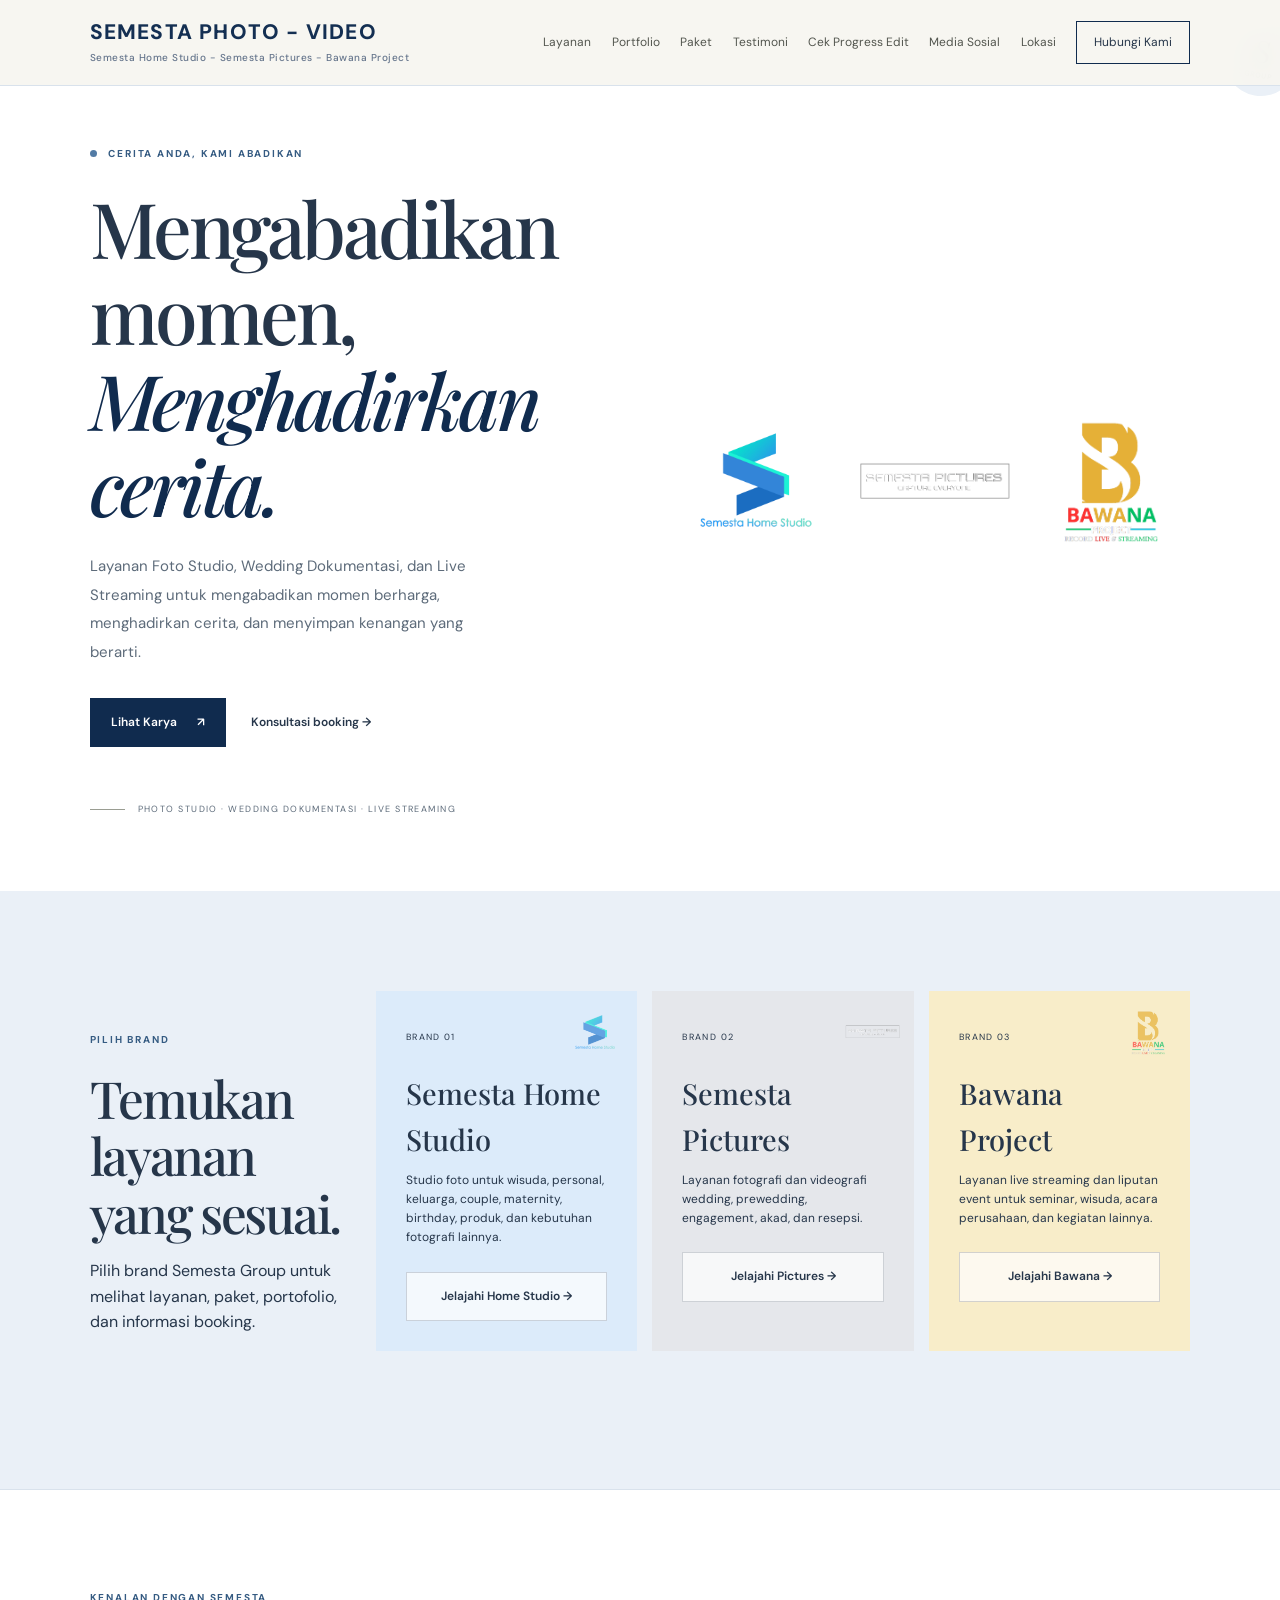
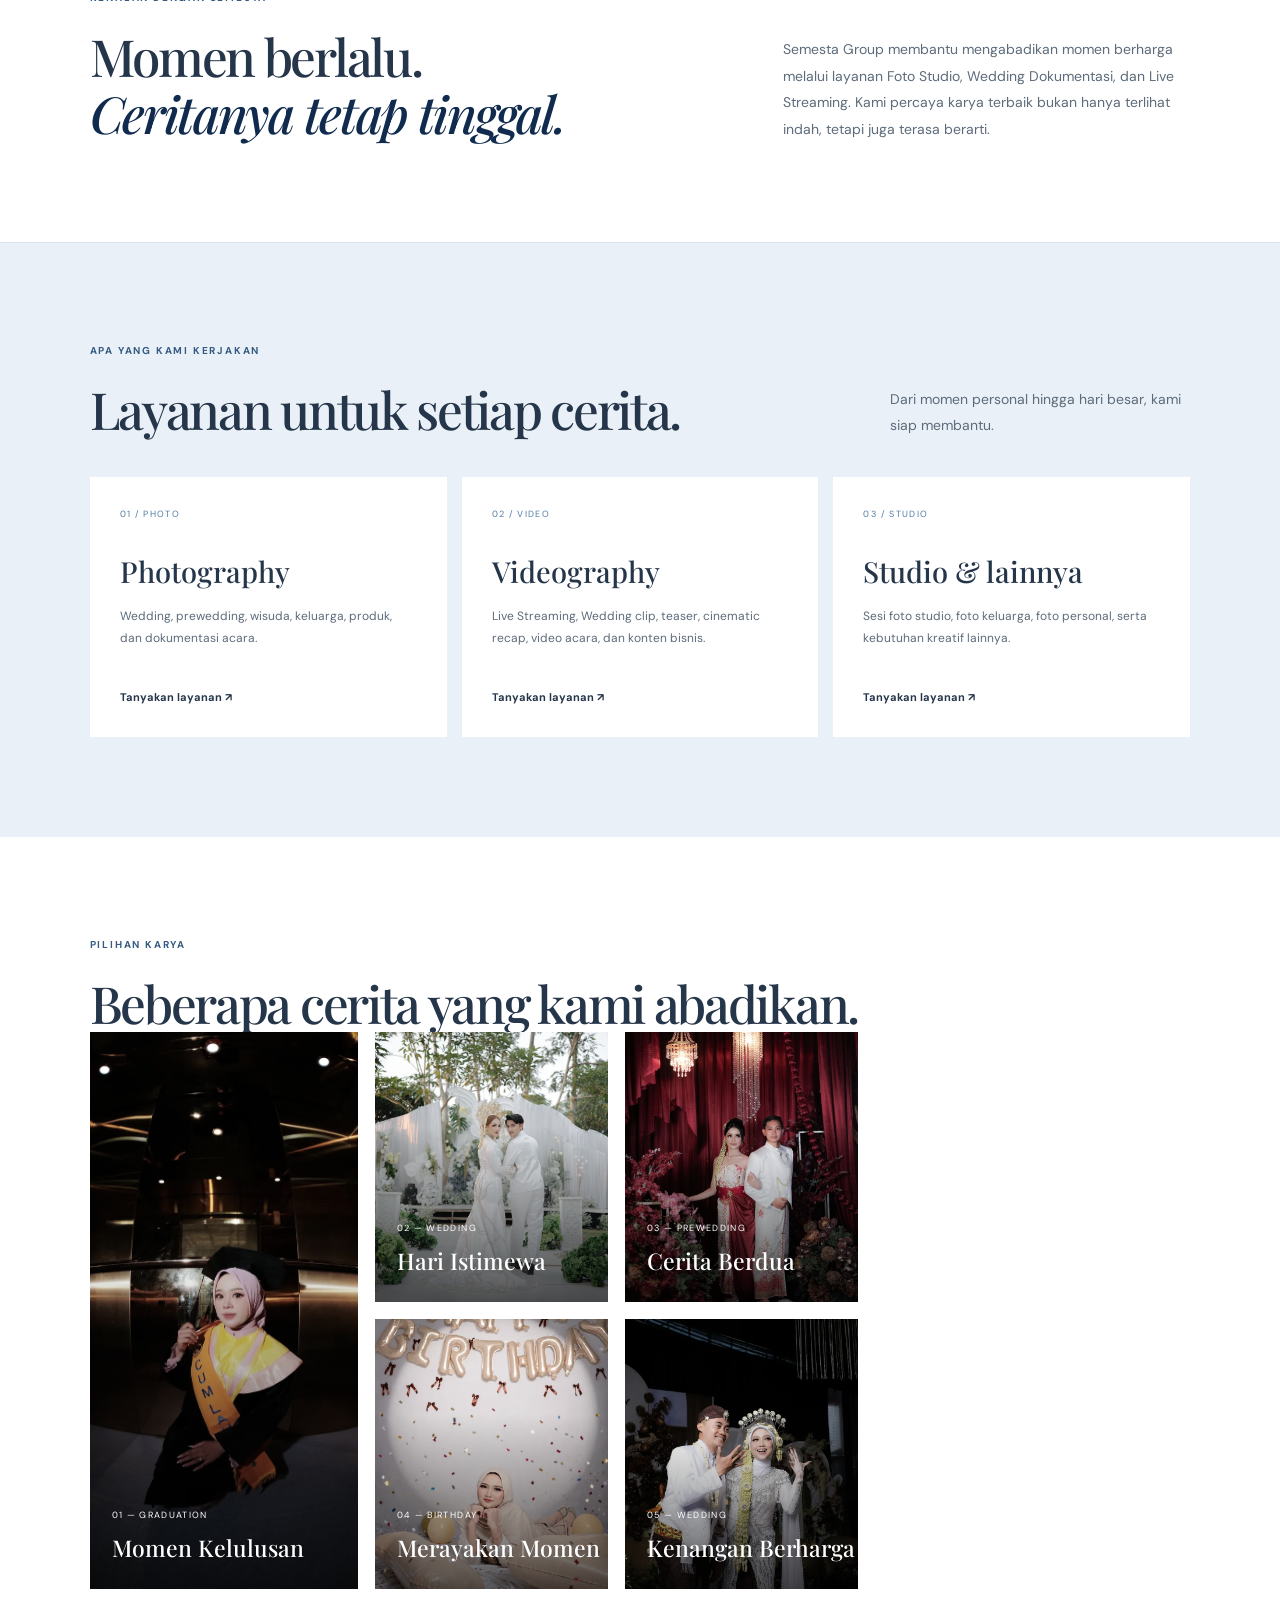
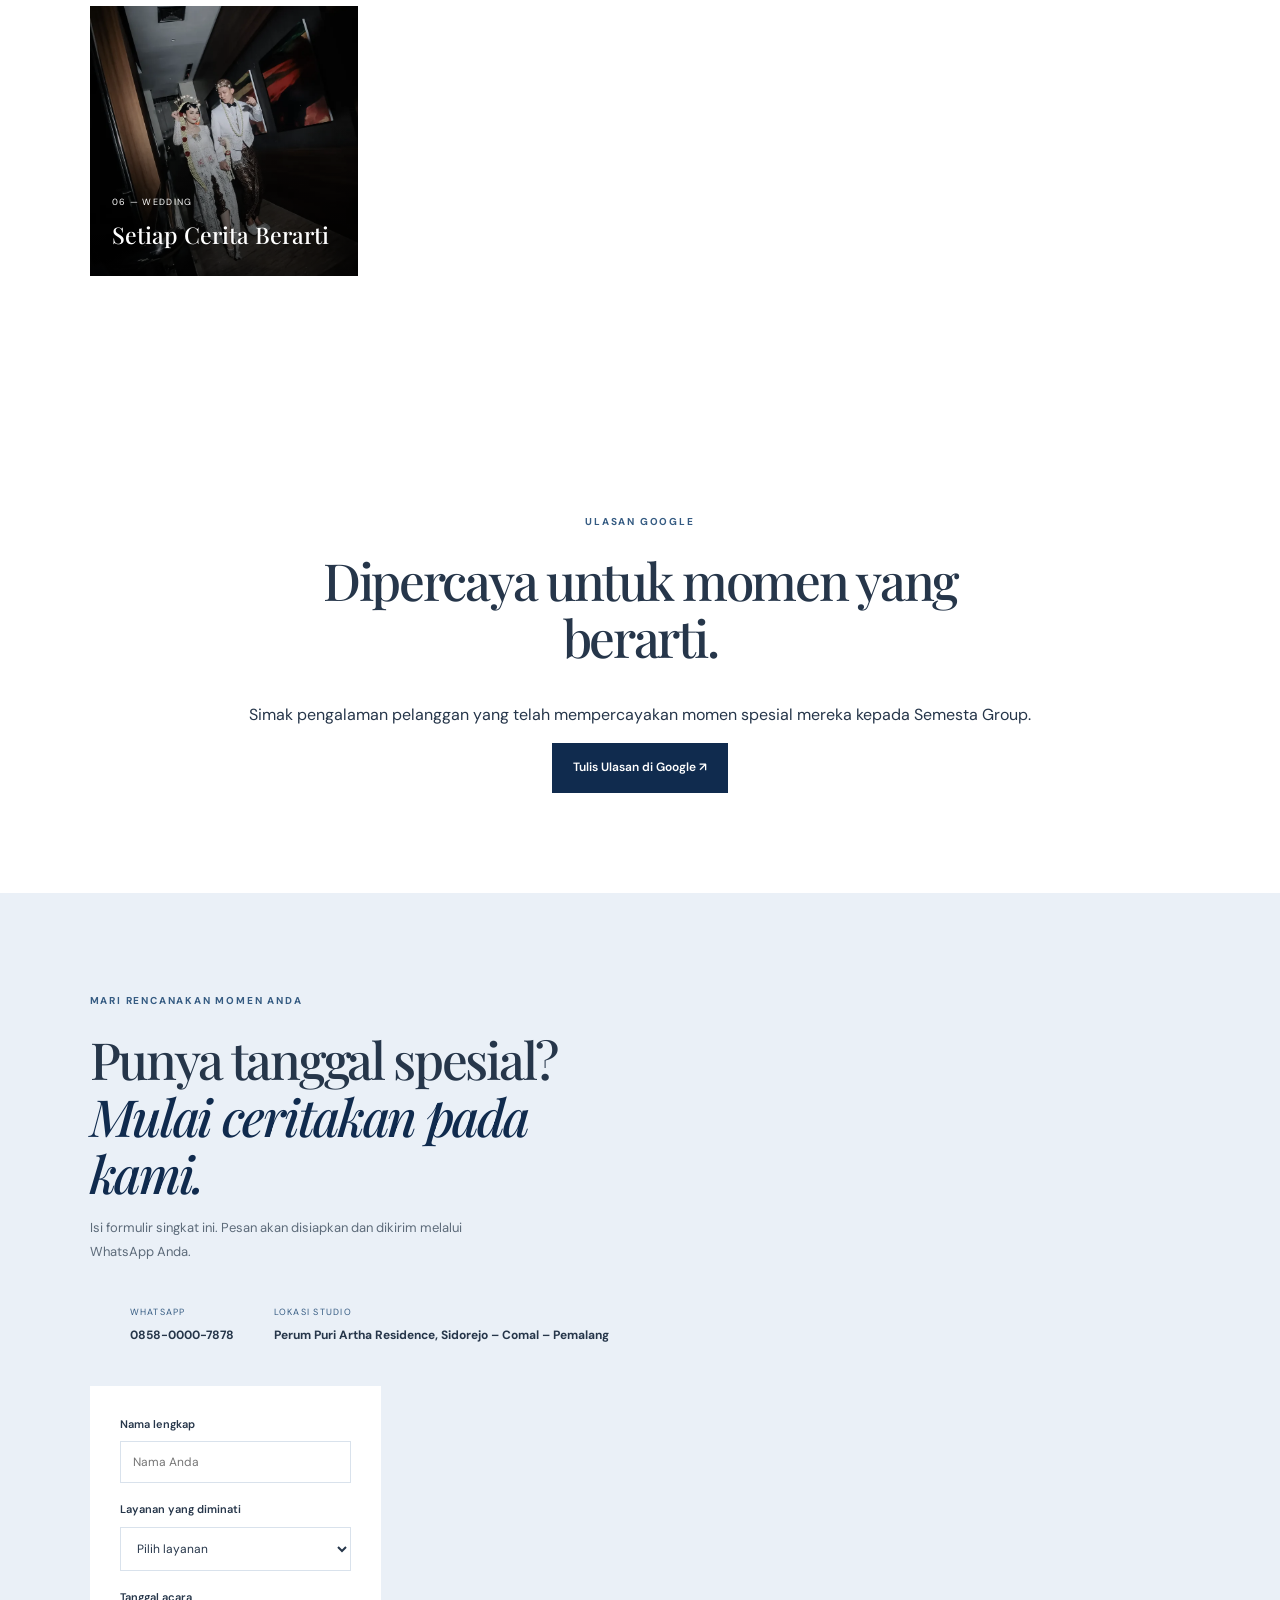
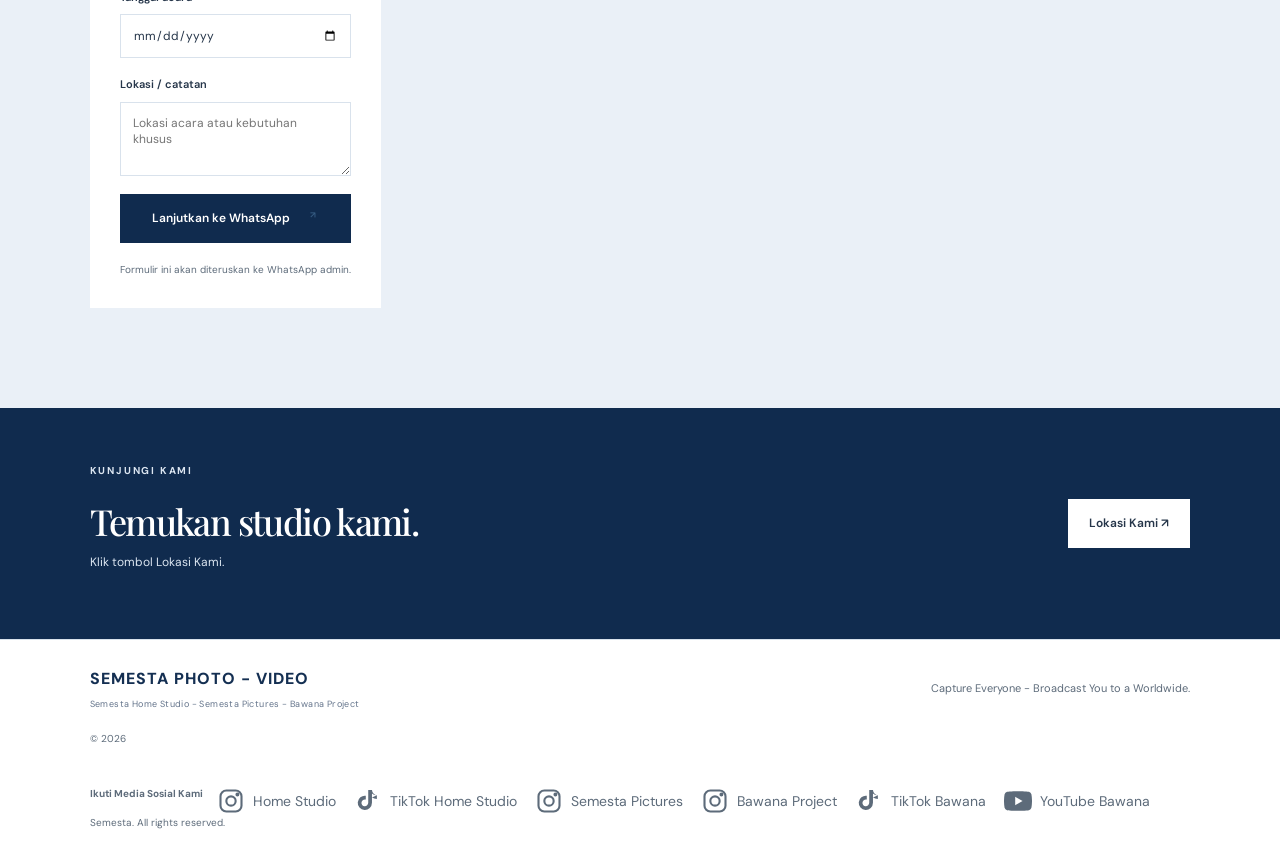
<file: index.html>
<!DOCTYPE html>
<html lang="id">
<head>
  <meta charset="UTF-8">
  <meta name="viewport" content="width=device-width, initial-scale=1.0">
  <meta name="description" content="Semesta Photo &amp; Video Studio - layanan foto studio, wedding photography, videography, dan live streaming di Pemalang.">
  <title>Semesta Photo &amp; Video Studio | Pemalang</title>
  <link rel="preconnect" href="https://fonts.googleapis.com">
  <link rel="preconnect" href="https://fonts.gstatic.com" crossorigin>
  <link href="https://fonts.googleapis.com/css2?family=DM+Sans:wght@400;500;600;700&family=Playfair+Display:wght@500;600;700&display=swap" rel="stylesheet">
  <link rel="stylesheet" href="style.css">
</head>
<body>
  <header class="site-header">
  <a href="index.html" class="brand-name">
    <strong>SEMESTA PHOTO - VIDEO</strong>
    <span>Semesta Home Studio - Semesta Pictures - Bawana Project</span>
  </a>

  <button class="menu-toggle" type="button" aria-label="Buka menu" aria-expanded="false">☰</button>

  <nav class="nav" aria-label="Navigasi utama">
    <a href="#layanan">Layanan</a>
    <a href="#portfolio">Portfolio</a>
    <a href="#paket">Paket</a>
    <a href="#testimoni">Testimoni</a>
    <a href="progress.html">Cek Progress Edit</a>
    <a href="#media-sosial">Media Sosial</a>
    <a href="#lokasi">Lokasi</a>
    <a href="#kontak" class="nav-cta">Hubungi Kami</a>
  </nav>
</header>

  <main>
    <section class="hero" id="home">
      <div class="hero-copy">
        <p class="eyebrow"><span></span> CERITA ANDA, KAMI ABADIKAN</p>
        <h1>Mengabadikan momen, <em>Menghadirkan cerita.</em></h1>
        <p class="hero-text">Layanan Foto Studio, Wedding Dokumentasi, dan Live Streaming untuk mengabadikan momen berharga, menghadirkan cerita, dan menyimpan kenangan yang berarti.</p>
        <div class="hero-actions"><a class="button button-dark" href="#portfolio">Lihat Karya <span>↗</span></a><a class="text-link" href="#kontak">Konsultasi booking <span>→</span></a></div>
        <div class="hero-note"><span class="note-line"></span><span>PHOTO STUDIO · WEDDING DOKUMENTASI · LIVE STREAMING</span></div>
      </div>
      

<div class="hero-logos">
  <img src="images/semesta-home-studio.webp" alt="Semesta Home Studio">
  <img src="images/semesta-pictures.webp" alt="Semesta Pictures">
  <img src="images/bawana-project.webp" alt="Bawana Project">
</div>

        <div class="hero-stamp">S<br><small>GROUP</small></div>
      </div>
    </section>
<section class="packages section-wrap" id="paket">
      <div class="section-heading"><div>
<p class="eyebrow">PILIH BRAND</p>
<h2>Temukan layanan yang sesuai.</h2>
<p>Pilih brand Semesta Group untuk melihat layanan, paket, portofolio, dan informasi booking.</p>
</div>
      
<div class="package-grid brand-grid">

  <article class="package-card">
    <p class="package-type">BRAND 01</p>
    <h3>Semesta Home Studio</h3>
    <p class="package-desc">
      Studio foto untuk wisuda, personal, keluarga, couple,
      maternity, birthday, produk, dan kebutuhan fotografi lainnya.
    </p>
    <a class="button button-outline" href="home-studio.html">
      Jelajahi Home Studio →
    </a>
  </article>

  <article class="package-card featured">
    <p class="package-type">BRAND 02</p>
    <h3>Semesta Pictures</h3>
    <p class="package-desc">
      Layanan fotografi dan videografi wedding, prewedding,
      engagement, akad, dan resepsi.
    </p>
    <a class="button button-light" href="semesta-pictures.html">
      Jelajahi Pictures →
    </a>
  </article>

  <article class="package-card">
    <p class="package-type">BRAND 03</p>
    <h3>Bawana Project</h3>
    <p class="package-desc">
      Layanan live streaming dan liputan event untuk seminar,
      wisuda, acara perusahaan, dan kegiatan lainnya.
    </p>
    <a class="button button-outline" href="bawana-project.html">
      Jelajahi Bawana →
    </a>
  </article>

</div>

    </section>
    <section class="intro section-wrap">
      <p class="eyebrow">KENALAN DENGAN SEMESTA</p>
      <div class="intro-grid"><h2>Momen berlalu.<br><em>Ceritanya tetap tinggal.</em></h2><p>Semesta Group membantu mengabadikan momen berharga melalui layanan Foto Studio, Wedding Dokumentasi, dan Live Streaming. Kami percaya karya terbaik bukan hanya terlihat indah, tetapi juga terasa berarti.</p></div>
    </section>

    <section class="services section-wrap" id="layanan">
      <div class="section-heading"><div><p class="eyebrow">APA YANG KAMI KERJAKAN</p><h2>Layanan untuk setiap cerita.</h2></div><p>Dari momen personal hingga hari besar, kami siap membantu.</p></div>
      <div class="service-grid">
        <article class="service-card"><span class="service-number">01 / PHOTO</span><h3>Photography</h3><p>Wedding, prewedding, wisuda, keluarga, produk, dan dokumentasi acara.</p><a href="#kontak">Tanyakan layanan ↗</a></article>
        <article class="service-card"><span class="service-number">02 / VIDEO</span><h3>Videography</h3><p>Live Streaming, Wedding clip, teaser, cinematic recap, video acara, dan konten bisnis.</p><a href="#kontak">Tanyakan layanan ↗</a></article>
        <article class="service-card"><span class="service-number">03 / STUDIO</span><h3>Studio & lainnya</h3><p>Sesi foto studio, foto keluarga, foto personal, serta kebutuhan kreatif lainnya.</p><a href="#kontak">Tanyakan layanan ↗</a></article>
      </div>
    </section>

    <section class="portfolio section-wrap" id="portfolio">
      <div class="section-heading"><div><p class="eyebrow">PILIHAN KARYA</p><h2>Beberapa cerita yang kami abadikan.</h2>
      
<div class="portfolio-grid">
  <article class="work work-tall">
    <img src="images/wisuda.webp" alt="Fotografi wisuda Semesta Pictures">
    <div class="work-caption">
      <span>01 — GRADUATION</span>
      <h3>Momen Kelulusan</h3>
    </div>
  </article>

  <article class="work">
    <img src="images/wedding.webp" alt="Fotografi wedding Semesta Pictures">
    <div class="work-caption">
      <span>02 — WEDDING</span>
      <h3>Hari Istimewa</h3>
    </div>
  </article>

  <article class="work">
    <img src="images/prewedding.webp" alt="Fotografi prewedding Semesta Pictures">
    <div class="work-caption">
      <span>03 — PREWEDDING</span>
      <h3>Cerita Berdua</h3>
    </div>
  </article>

  <article class="work">
    <img src="images/birthday.webp" alt="Fotografi birthday Semesta Pictures">
    <div class="work-caption">
      <span>04 — BIRTHDAY</span>
      <h3>Merayakan Momen</h3>
    </div>
  </article>

  <article class="work">
    <img src="images/wedding-2.webp" alt="Dokumentasi wedding Semesta Pictures">
    <div class="work-caption">
      <span>05 — WEDDING</span>
      <h3>Kenangan Berharga</h3>
    </div>
  </article>

  <article class="work">
    <img src="images/wedding-3.webp" alt="Dokumentasi pasangan Semesta Pictures">
    <div class="work-caption">
      <span>06 — WEDDING</span>
      <h3>Setiap Cerita Berarti</h3>
    </div>
  </article>
</div>

    </section>

    

    
<section class="testimonial section-wrap" id="testimoni">
  <p class="eyebrow">ULASAN GOOGLE</p>

  <h2>Dipercaya untuk momen yang berarti.</h2>

  <p class="review-intro">
    Simak pengalaman pelanggan yang telah mempercayakan
    momen spesial mereka kepada Semesta Group.
  </p>

  <div class="google-reviews-wrap">
    <div
      class="sk-ww-google-reviews"
      data-embed-id="25725535">
    </div>
  </div>

  <a
    class="button button-dark review-cta"
    href="https://g.page/r/CRRlVeMlhvH3EAE/review"
    target="_blank"
    rel="noopener noreferrer">
    Tulis Ulasan di Google ↗
  </a>
</section>


    <section class="contact section-wrap" id="kontak">
      <div class="contact-copy"><p class="eyebrow">MARI RENCANAKAN MOMEN ANDA</p><h2>Punya tanggal spesial?<br><em>Mulai ceritakan pada kami.</em></h2><p>Isi formulir singkat ini. Pesan akan disiapkan dan dikirim melalui WhatsApp Anda.</p>
        <div class="contact-details"><p>
<div>
  <span>WHATSAPP</span>
  <strong>
    <a href="https://wa.me/6285800007878"
       target="_blank"
       rel="noopener noreferrer">
      0858-0000-7878
    </a>
  </strong>
</div>

<div>
  <span>LOKASI STUDIO</span>
  <strong>
    <a href="https://maps.app.goo.gl/e4cnP4NrNoDBTgtv6"
       target="_blank"
       rel="noopener noreferrer">
      Perum Puri Artha Residence,
      Sidorejo – Comal – Pemalang
    </a>
  </strong>
</div>

      <form id="booking-form" class="booking-form">
        <label>Nama lengkap<input name="nama" type="text" placeholder="Nama Anda" required></label>
        <label>Layanan yang diminati<select name="layanan" required><option value="">Pilih layanan</option><option>Wedding photography</option><option>Wedding videography</option><option>Prewedding</option><option>Wisuda</option><option>Foto studio / keluarga</option><option>Dokumentasi acara</option><option>Photo + Video</option><option>Live Streaming</option><option>Lainnya</option></select></label>
        <label>Tanggal acara<input name="tanggal" type="date" required></label>
        <label>Lokasi / catatan<textarea name="catatan" rows="3" placeholder="Lokasi acara atau kebutuhan khusus"></textarea></label>
        <button class="button button-dark form-submit" type="submit">Lanjutkan ke WhatsApp <span>↗</span></button>
        <p class="form-note">Formulir ini akan diteruskan ke WhatsApp admin.</p>
      </form>
    </section>

    <section class="location-band" id="lokasi"><div><p class="eyebrow">KUNJUNGI KAMI</p><h2>Temukan studio kami.</h2><p>Klik tombol Lokasi Kami.</p></div><a class="button button-light" <a
  href="https://maps.app.goo.gl/e4cnP4NrNoDBTgtv6"
  class="button"
  target="_blank"
  rel="noopener noreferrer">
  Lokasi Kami ↗
</a>
  </main>

  <footer class="site-footer"><a href="index.html" class="footer-brand-name">
  <strong>SEMESTA PHOTO - VIDEO</strong>
  <span>Semesta Home Studio - Semesta Pictures - Bawana Project</span>
</a><p>Capture Everyone - Broadcast You to a Worldwide.</p><span>© <span id="year"></span> 

<div class="social-links" id="media-sosial">
  <p><strong>Ikuti Media Sosial Kami</strong></p>

  <div class="social-icons">
    <a href="https://www.instagram.com/semestahomestudio/"
       target="_blank" rel="noopener noreferrer"
       aria-label="Instagram Semesta Home Studio"
       title="Instagram Semesta Home Studio">
      <svg viewBox="0 0 24 24" width="28" height="28"
           fill="none" stroke="currentColor"
           stroke-width="1.8" stroke-linecap="round"
           stroke-linejoin="round" aria-hidden="true">
        <rect x="3" y="3" width="18" height="18" rx="5"/>
        <circle cx="12" cy="12" r="4"/>
        <circle cx="17.5" cy="6.5" r="0.8" fill="currentColor"/>
      </svg>
      <span>Home Studio</span>
    </a>

    <a href="https://www.tiktok.com/@semesta_studio?_r=1&amp;_t=ZS-9AwA3w1vWWA"
       target="_blank" rel="noopener noreferrer"
       aria-label="TikTok Semesta Home Studio"
       title="TikTok Semesta Home Studio">
      <svg viewBox="0 0 24 24" width="28" height="28" fill="currentColor" aria-hidden="true">
        <path d="M19.6 7.1a6.4 6.4 0 0 1-4.2-1.6v8.1a6.1 6.1 0 1 1-5.3-6.1v3.3a2.9 2.9 0 1 0 2.1 2.8V2.5h3.2c.2 2.3 1.8 4.2 4.2 4.6v3.2a9.2 9.2 0 0 1-4.2-1.4"/>
      </svg>
      <span>TikTok Home Studio</span>
    </a>

    <a href="https://www.instagram.com/semesta_pictures/"
       target="_blank" rel="noopener noreferrer"
       aria-label="Instagram Semesta Pictures"
       title="Instagram Semesta Pictures">
      <svg viewBox="0 0 24 24" width="28" height="28"
           fill="none" stroke="currentColor"
           stroke-width="1.8" stroke-linecap="round"
           stroke-linejoin="round" aria-hidden="true">
        <rect x="3" y="3" width="18" height="18" rx="5"/>
        <circle cx="12" cy="12" r="4"/>
        <circle cx="17.5" cy="6.5" r="0.8" fill="currentColor"/>
      </svg>
      <span>Semesta Pictures</span>
    </a>

    <a href="https://www.instagram.com/bawana_project/"
       target="_blank" rel="noopener noreferrer"
       aria-label="Instagram Bawana Project"
       title="Instagram Bawana Project">
      <svg viewBox="0 0 24 24" width="28" height="28"
           fill="none" stroke="currentColor"
           stroke-width="1.8" stroke-linecap="round"
           stroke-linejoin="round" aria-hidden="true">
        <rect x="3" y="3" width="18" height="18" rx="5"/>
        <circle cx="12" cy="12" r="4"/>
        <circle cx="17.5" cy="6.5" r="0.8" fill="currentColor"/>
      </svg>
      <span>Bawana Project</span>
    </a>

    <a href="https://www.tiktok.com/@bawana.project?_r=1&amp;_t=ZS-9AwA5s0ZMQ6"
       target="_blank" rel="noopener noreferrer"
       aria-label="TikTok Bawana Project"
       title="TikTok Bawana Project">
      <svg viewBox="0 0 24 24" width="28" height="28" fill="currentColor" aria-hidden="true">
        <path d="M19.6 7.1a6.4 6.4 0 0 1-4.2-1.6v8.1a6.1 6.1 0 1 1-5.3-6.1v3.3a2.9 2.9 0 1 0 2.1 2.8V2.5h3.2c.2 2.3 1.8 4.2 4.2 4.6v3.2a9.2 9.2 0 0 1-4.2-1.4"/>
      </svg>
      <span>TikTok Bawana</span>
    </a>

    <a href="https://youtube.com/@bawanapro?si=ebQYCK9E2S5yiEsi"
       target="_blank" rel="noopener noreferrer"
       aria-label="YouTube Bawana Project"
       title="YouTube Bawana Project">
      <svg viewBox="0 0 24 24" width="28" height="28"
           fill="currentColor" aria-hidden="true">
        <path d="M23.5 6.2a3 3 0 0 0-2.1-2.1C19.5 3.6 12 3.6 12 3.6s-7.5 0-9.4.5A3 3 0 0 0 .5 6.2 31 31 0 0 0 0 12a31 31 0 0 0 .5 5.8 3 3 0 0 0 2.1 2.1c1.9.5 9.4.5 9.4.5s7.5 0 9.4-.5a3 3 0 0 0 2.1-2.1A31 31 0 0 0 24 12a31 31 0 0 0-.5-5.8ZM9.6 15.6V8.4l6.3 3.6-6.3 3.6Z"/>
      </svg>
      <span>YouTube Bawana</span>
    </a>
  </div>
</div>

 Semesta. All rights reserved.</span></footer>
  <script src="script.js"></script>
  <script src="https://widgets.sociablekit.com/google-reviews/widget.js" defer></script>
</div>
</body>
</html>
</file>
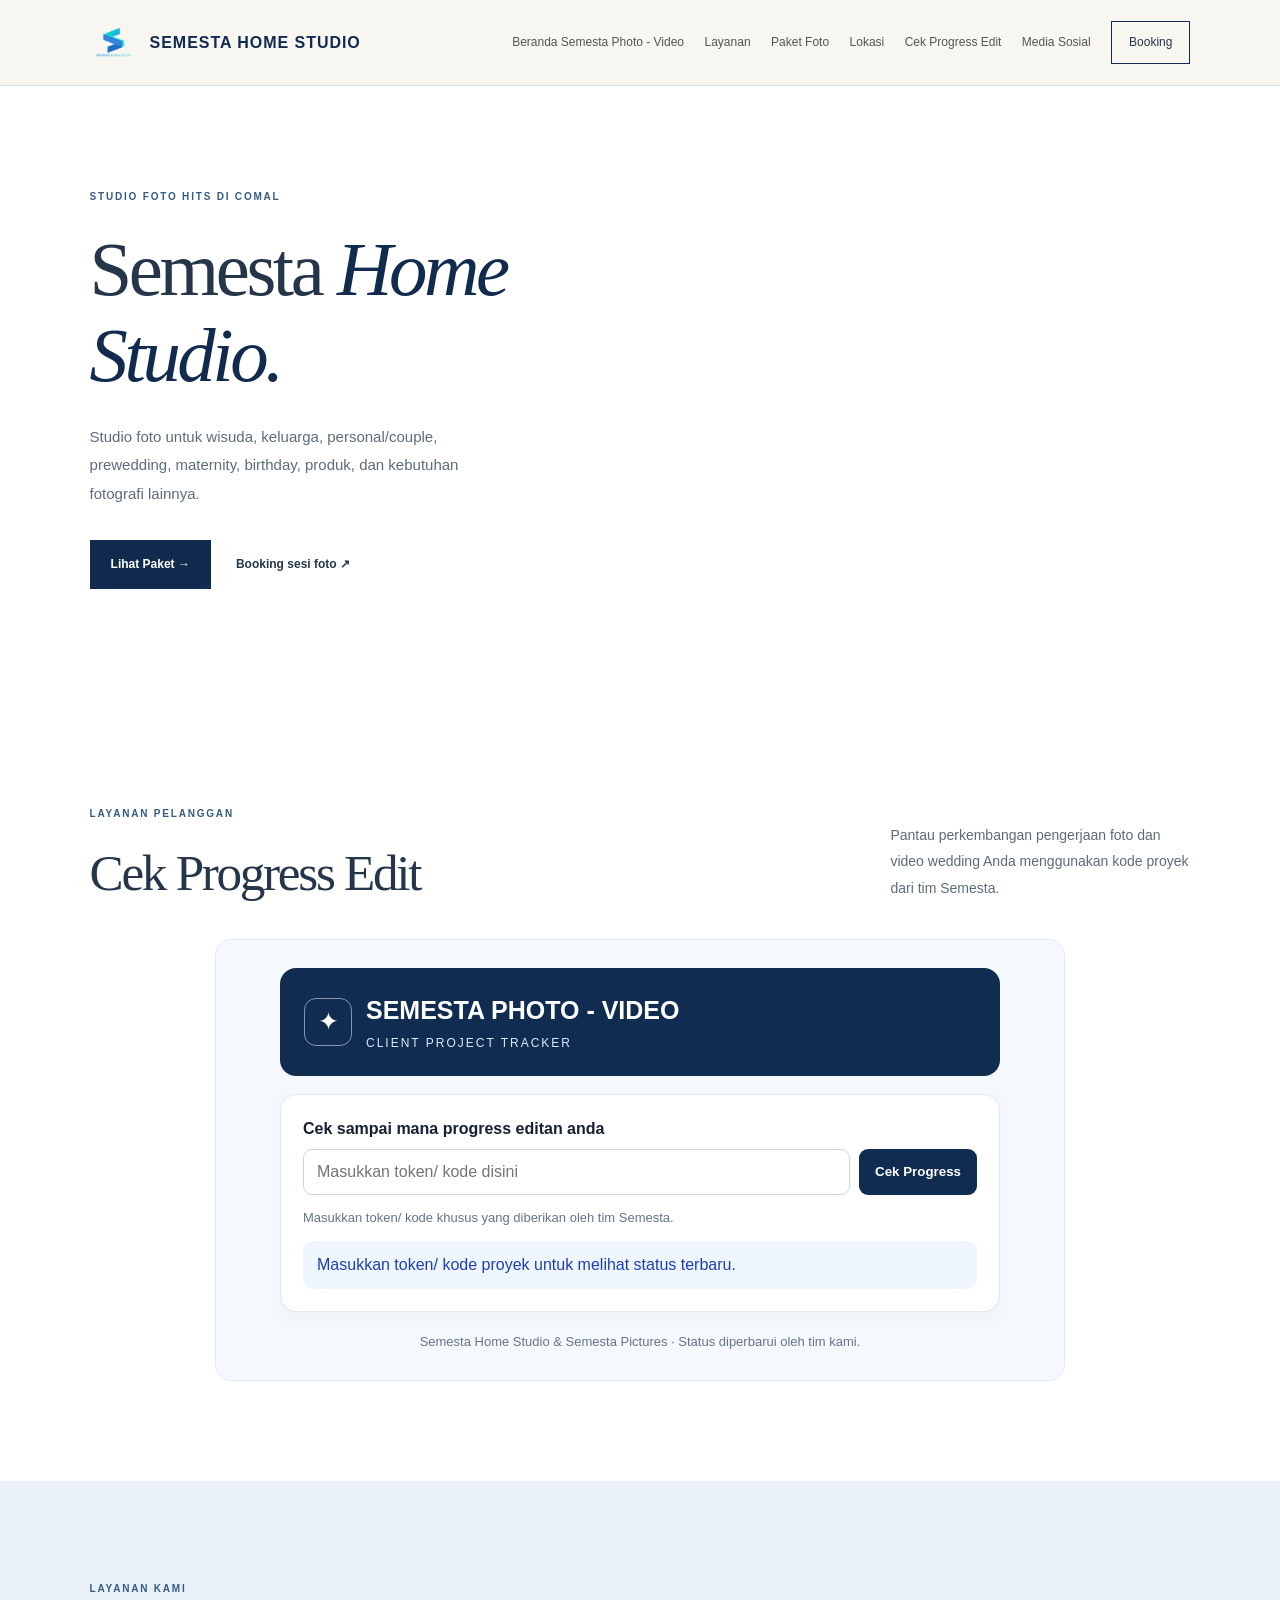
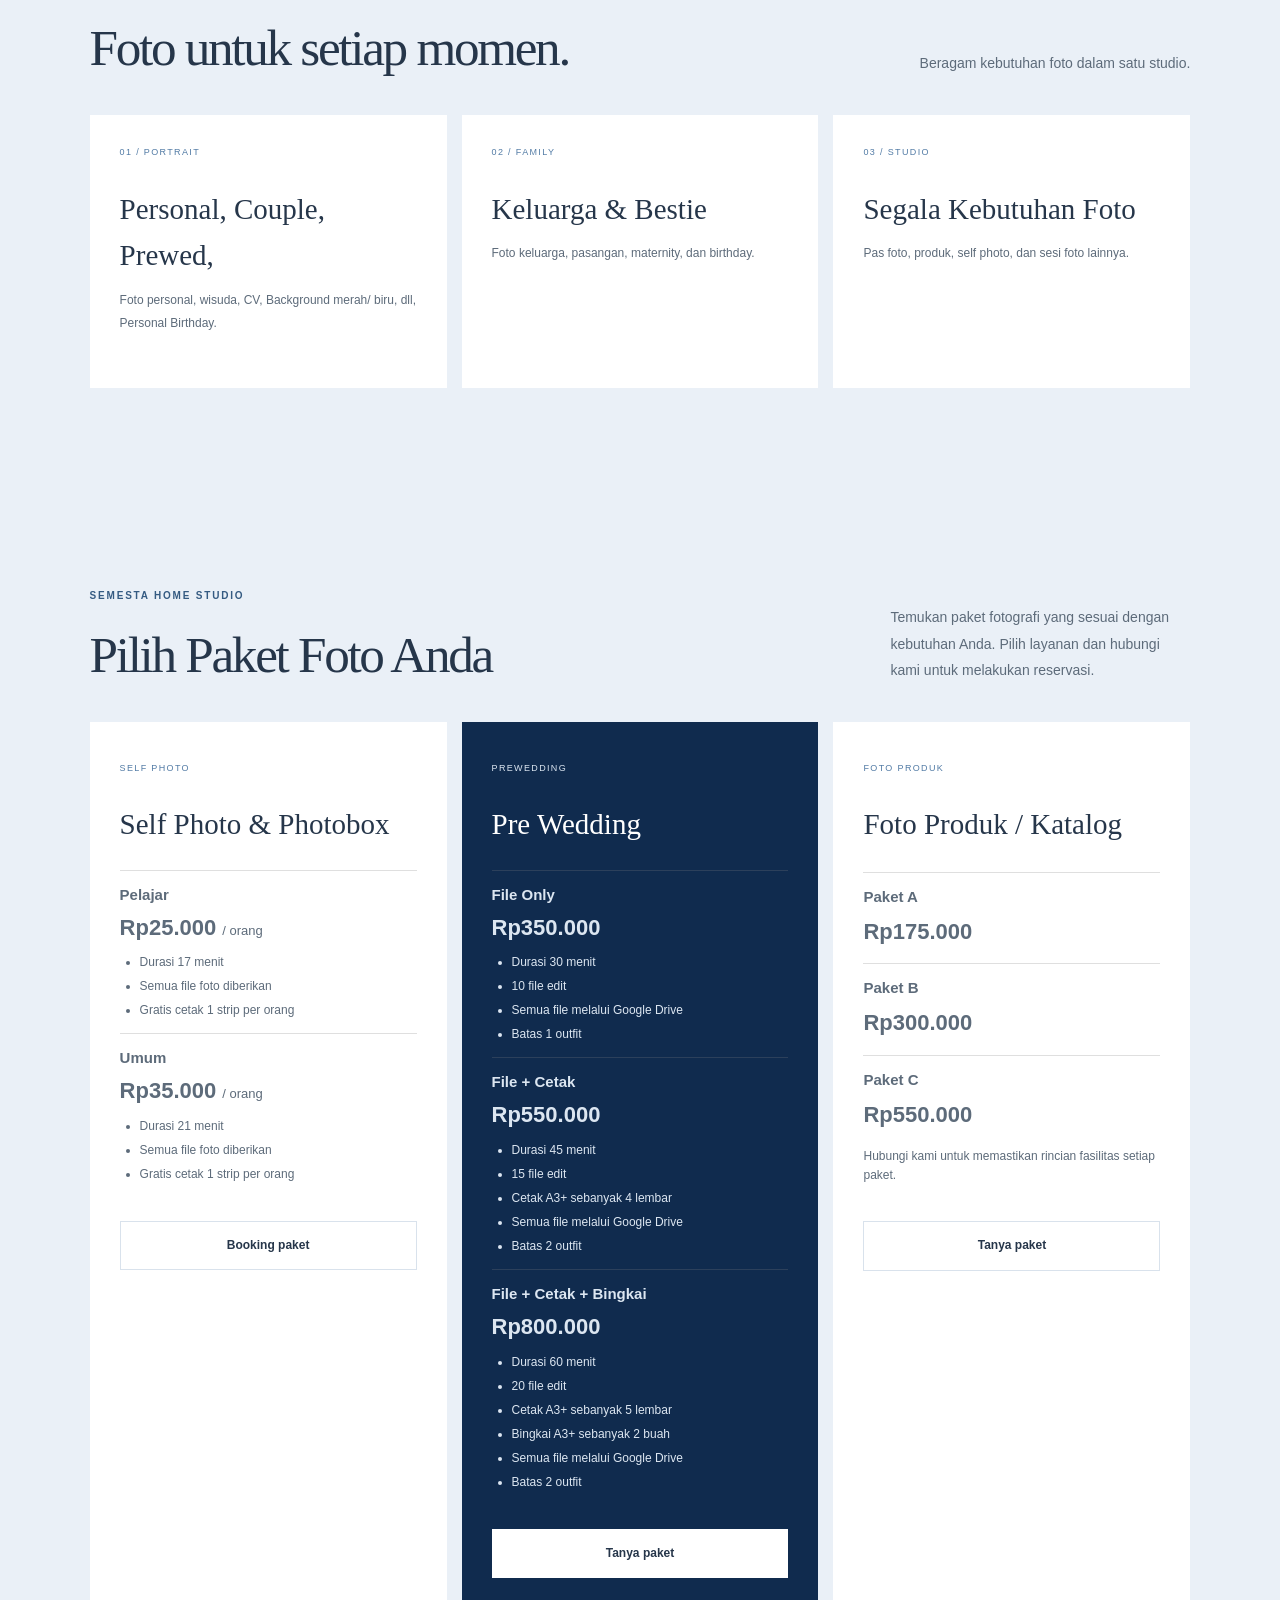
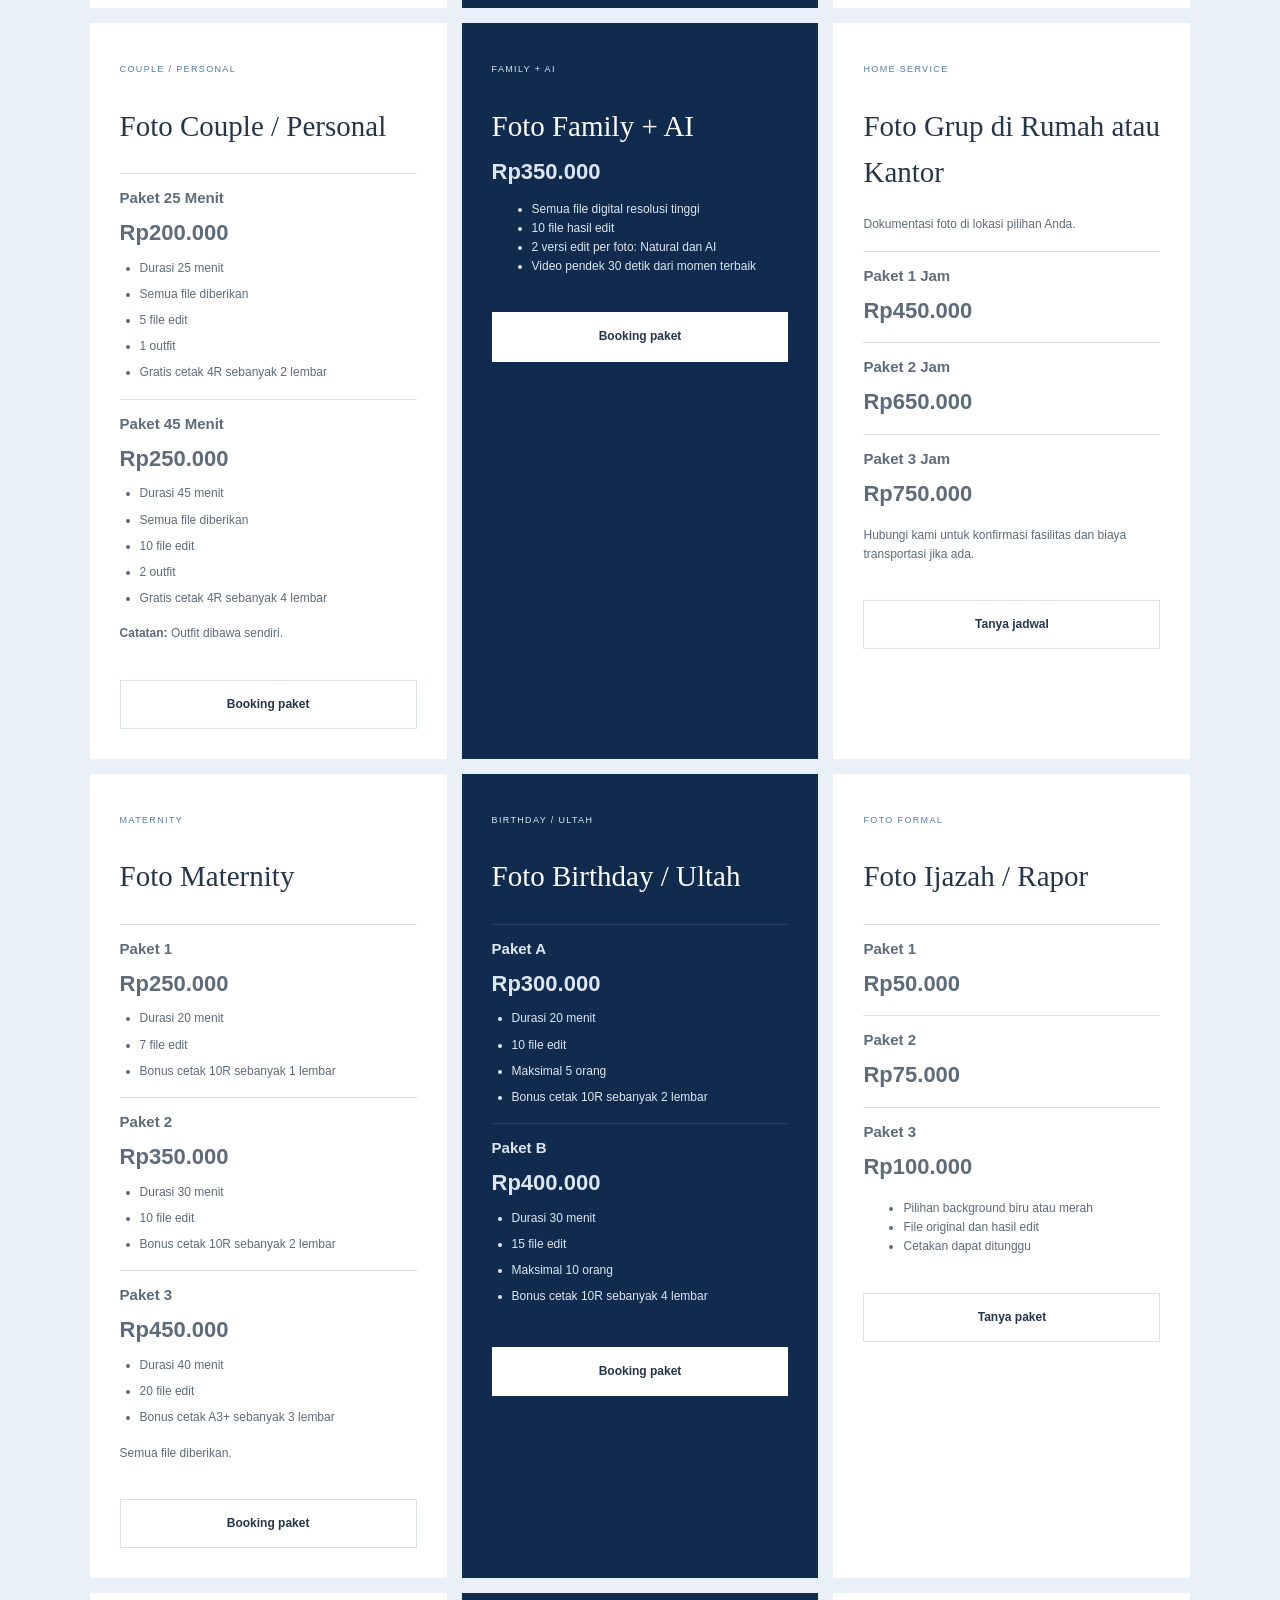
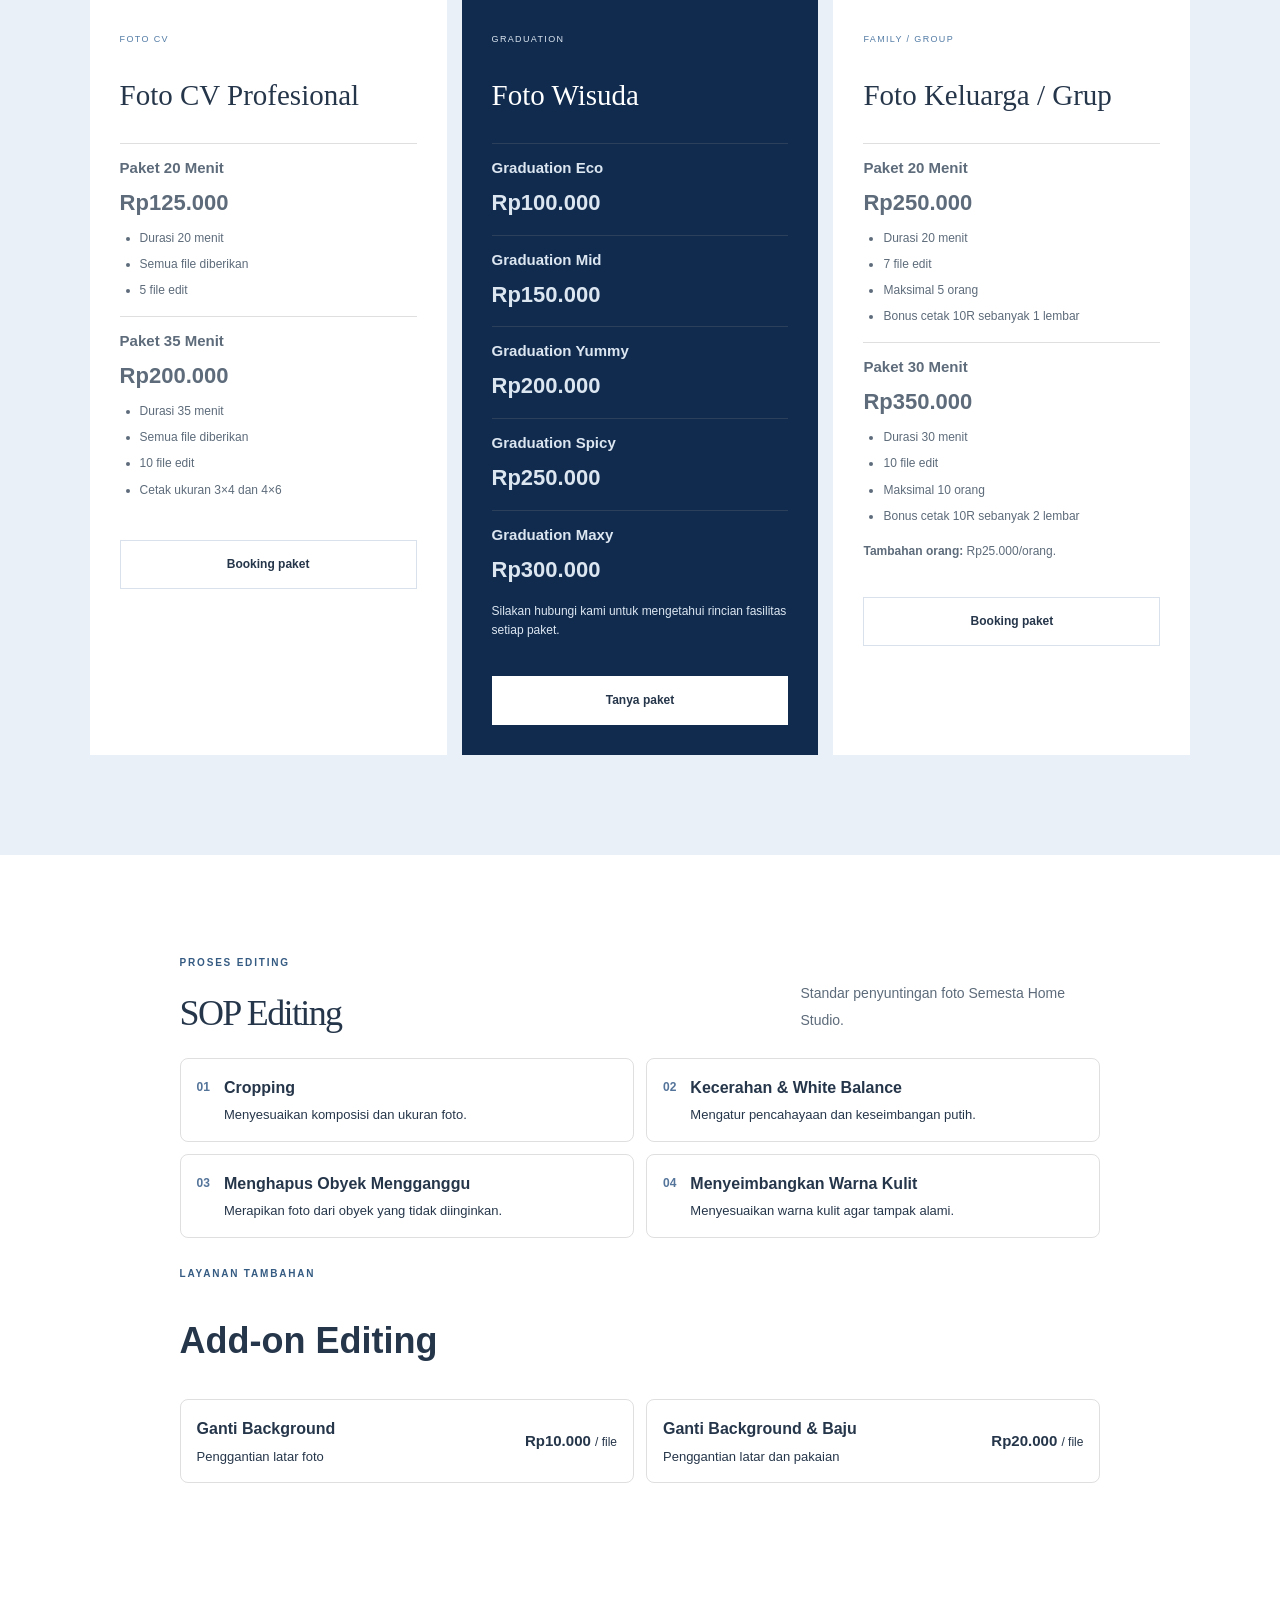
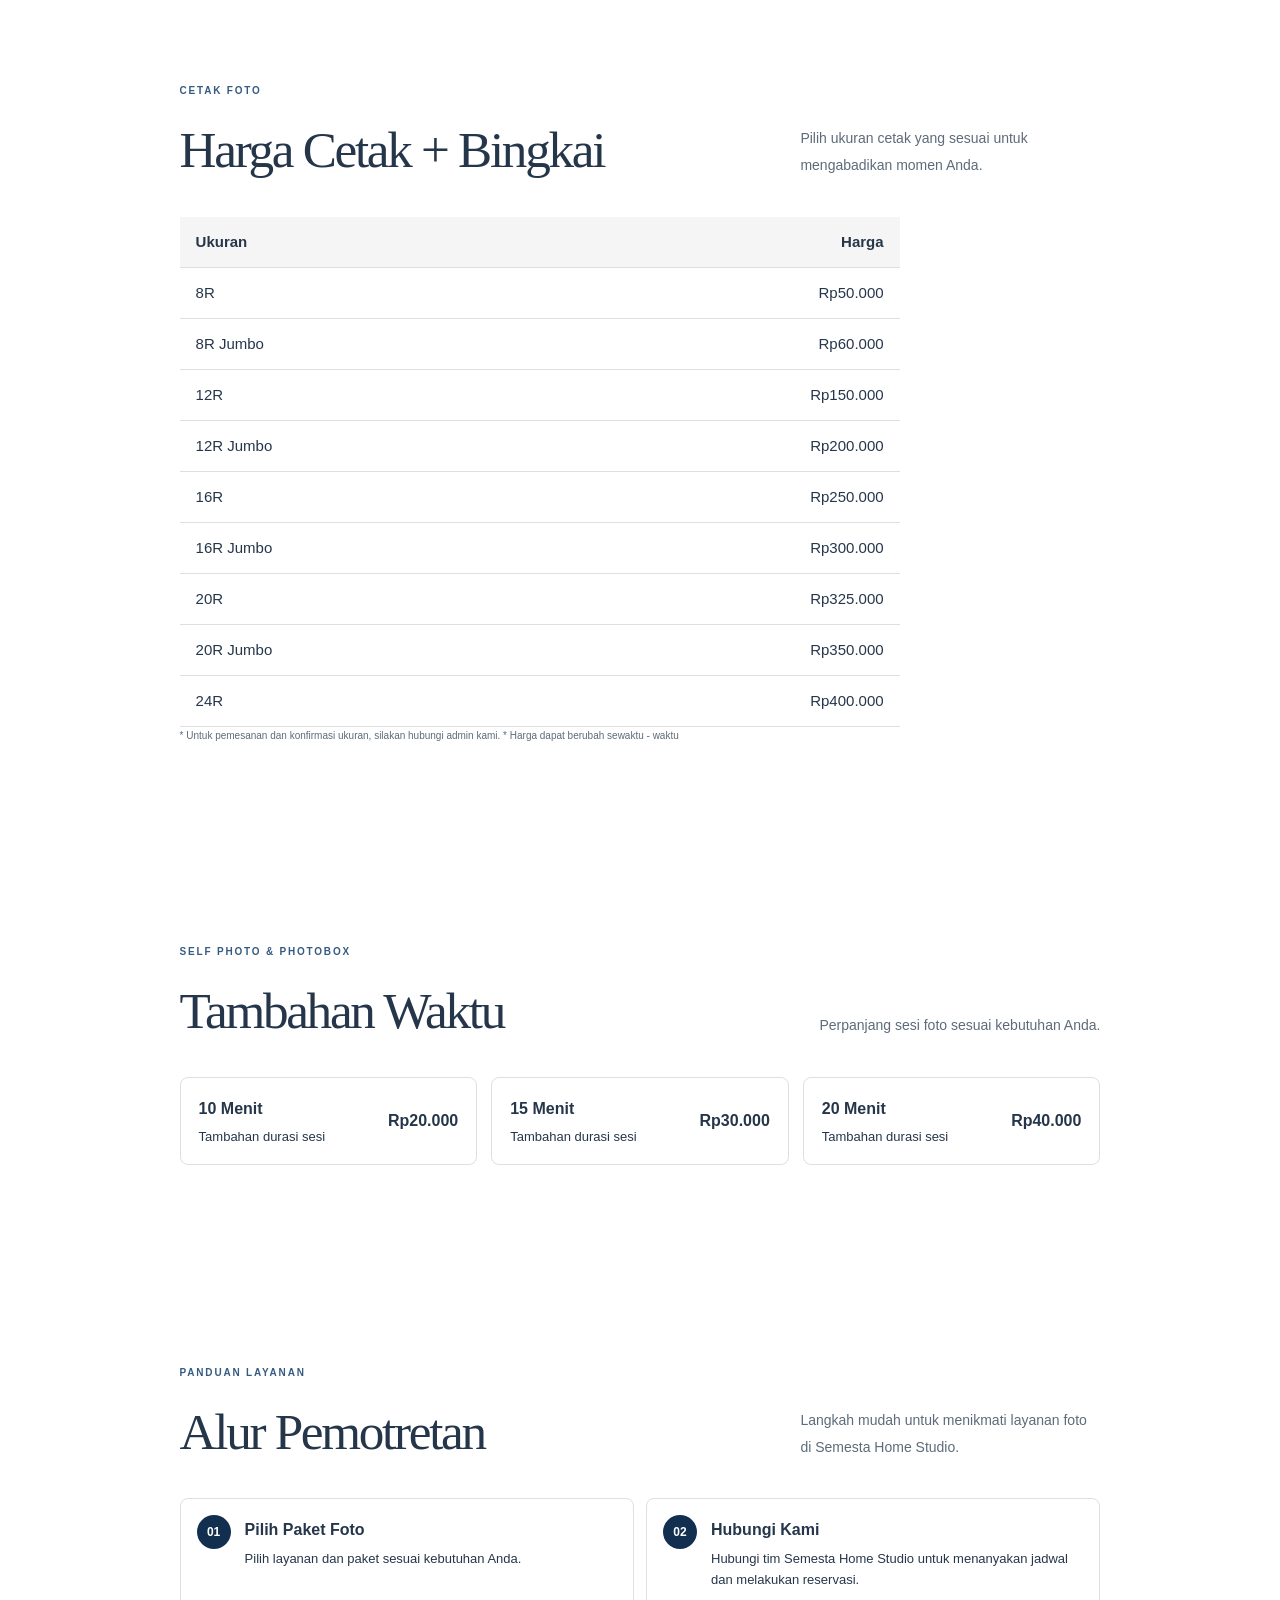
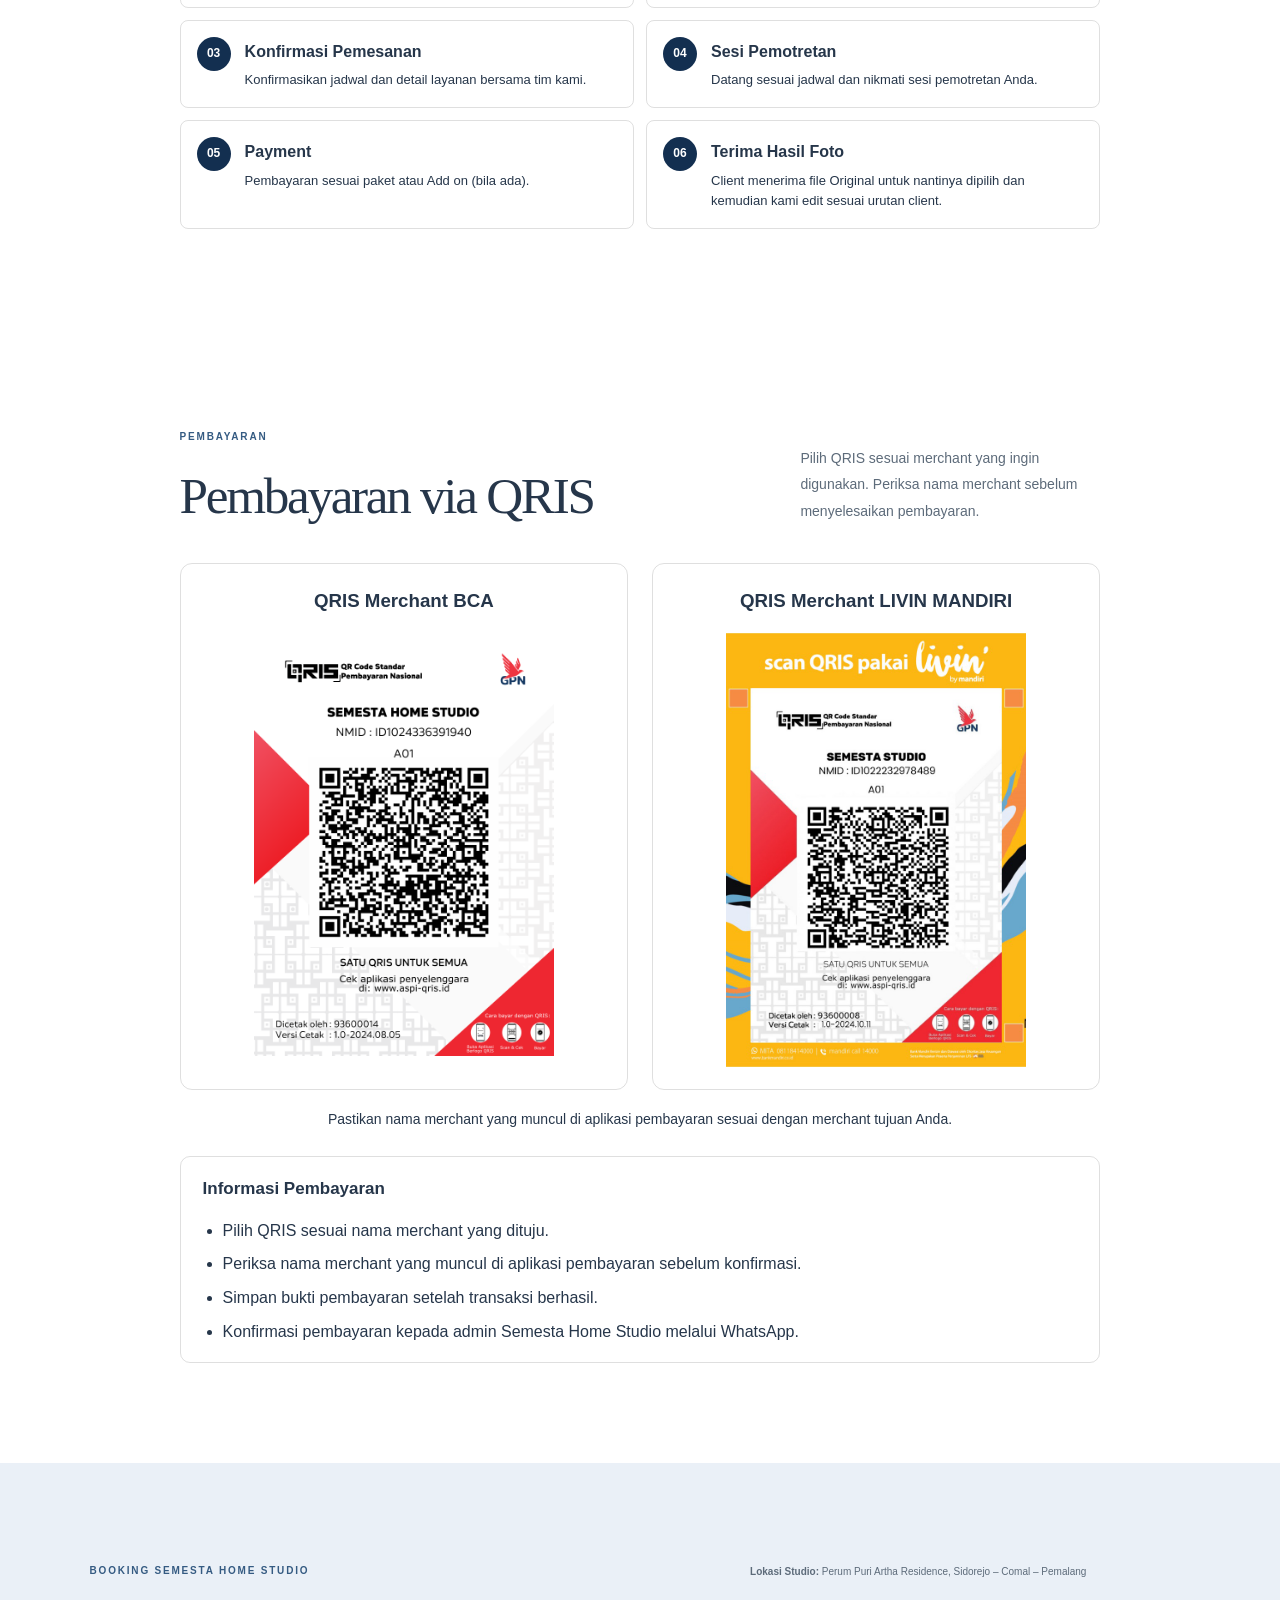
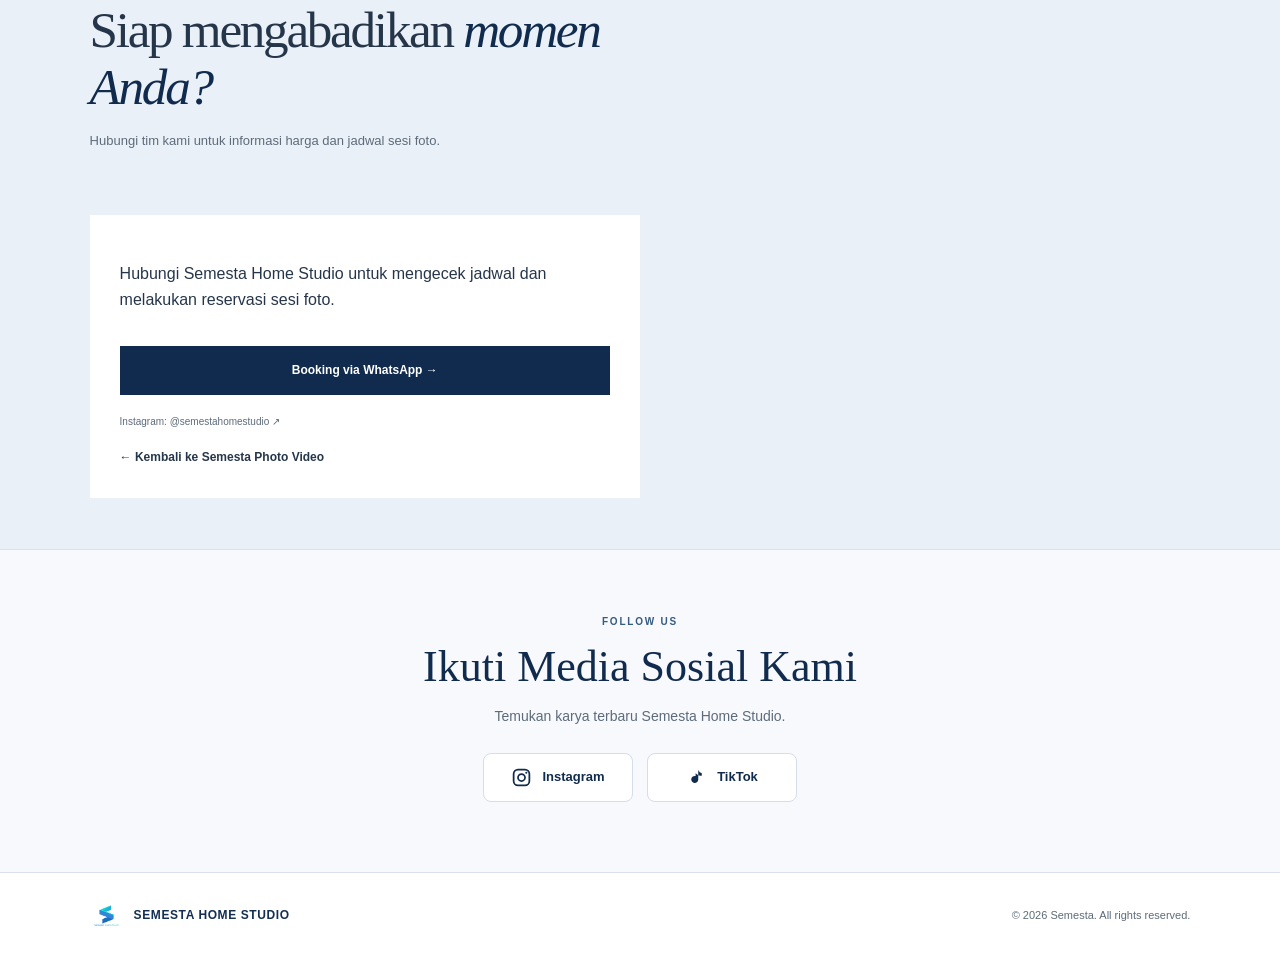
<file: home-studio.html>
<!DOCTYPE html>
<html lang="id">
<head>
  <meta charset="UTF-8">
  <meta name="viewport" content="width=device-width, initial-scale=1.0">
  <meta name="description" content="Semesta Home Studio melayani foto studio, foto wisuda, keluarga, pasangan, dan produk di Comal, Pemalang. Hubungi kami untuk informasi paket dan booking.">
  <title>Semesta Home Studio | Foto Studio Comal, Pemalang</title>
  <link rel="stylesheet" href="style.css">
</head>

<body>

  <header class="site-header">
  <a class="brand" href="index.html" aria-label="SEMESTA HOME STUDIO - Beranda">
    <img src="images/semesta-home-studio.png" alt="Logo Semesta Home Studio">
    <strong>SEMESTA HOME STUDIO</strong>
  </a>
  <button class="menu-toggle" type="button" aria-label="Buka navigasi" aria-expanded="false">☰</button>
  <nav class="nav" aria-label="Navigasi utama">
      <a href="index.html">Beranda Semesta Photo - Video</a>
      <a href="#layanan">Layanan</a>
      <a href="#paket">Paket Foto</a>
      <a href="#lokasi">Lokasi</a>
      <a href="#cek-progress">Cek Progress Edit</a>
      <a href="#media-sosial">Media Sosial</a>
      <a href="#kontak" class="nav-cta">Booking</a>
  </nav>
</header>

  <main>
    <section class="hero" id="home">
      <div class="hero-copy">
        <p class="eyebrow">STUDIO FOTO HITS DI COMAL</p>
        <h1>Semesta <em>Home Studio.</em></h1>
        <p class="hero-text">
          Studio foto untuk wisuda, keluarga, personal/couple,
          prewedding, maternity, birthday, produk, dan kebutuhan fotografi lainnya.
        </p>
        <div class="hero-actions">
          <a class="button button-dark" href="#paket">Lihat Paket →</a>
          <a class="text-link" href="#kontak">Booking sesi foto ↗</a>
        </div>
      </div>
    </section>
 <!-- CEK PROGRESS EDIT -->
    <section class="section-wrap progress-section" id="cek-progress">
      <div class="section-heading">
        <div>
          <p class="eyebrow">LAYANAN PELANGGAN</p>
          <h2>Cek Progress Edit</h2>
        </div>
        <p>Pantau perkembangan pengerjaan foto dan video wedding Anda menggunakan kode proyek dari tim Semesta.</p>
      </div>

      <div class="progress-embed-wrap">
        <iframe
          src="progress.html?from=semesta-pictures"
          title="Cek Progress Edit Semesta Pictures"
          loading="lazy">
        </iframe>
      </div>
    </section>
    <section class="services section-wrap" id="layanan">
      <div class="section-heading">
        <div>
          <p class="eyebrow">LAYANAN KAMI</p>
          <h2>Foto untuk setiap momen.</h2>
        </div>
        <p>Beragam kebutuhan foto dalam satu studio.</p>
      </div>
      <div class="service-grid">
        <article class="service-card">
          <span class="service-number">01 / PORTRAIT</span>
          <h3>Personal, Couple, Prewed,</h3>
          <p>Foto personal, wisuda, CV, Background merah/ biru, dll, Personal Birthday.</p>
        </article>
        <article class="service-card">
          <span class="service-number">02 / FAMILY</span>
          <h3>Keluarga & Bestie</h3>
          <p>Foto keluarga, pasangan, maternity, dan birthday.</p>
        </article>
        <article class="service-card">
          <span class="service-number">03 / STUDIO</span>
          <h3>Segala Kebutuhan Foto</h3>
          <p>Pas foto, produk, self photo, dan sesi foto lainnya.</p>
        </article>
      </div>
    </section>

    <section class="packages section-wrap" id="paket">
      
<div class="section-heading">
  <div>
    <p class="eyebrow">SEMESTA HOME STUDIO</p>
    <h2>Pilih Paket Foto Anda</h2>
  </div>
  <p>
    Temukan paket fotografi yang sesuai dengan kebutuhan Anda.
    Pilih layanan dan hubungi kami untuk melakukan reservasi.
  </p>
</div>

      <div class="package-grid">
        
        
<article class="package-card">
  <p class="package-type">SELF PHOTO</p>
  <h3>Self Photo &amp; Photobox</h3>

  <div class="package-desc">
    <div class="package-option">
      <h4>Pelajar</h4>
      <p class="package-price">Rp25.000 <span>/ orang</span></p>
      <ul>
        <li>Durasi 17 menit</li>
        <li>Semua file foto diberikan</li>
        <li>Gratis cetak 1 strip per orang</li>
      </ul>
    </div>

    <div class="package-option">
      <h4>Umum</h4>
      <p class="package-price">Rp35.000 <span>/ orang</span></p>
      <ul>
        <li>Durasi 21 menit</li>
        <li>Semua file foto diberikan</li>
        <li>Gratis cetak 1 strip per orang</li>
      </ul>
    </div>
  </div>

  <a class="button button-outline" href="#kontak">
    Booking paket
  </a>
</article>

        
<article class="package-card featured">
  <p class="package-type">PREWEDDING</p>
  <h3>Pre Wedding</h3>

  <div class="package-desc">
    <div class="package-option">
      <h4>File Only</h4>
      <p class="package-price">Rp350.000</p>
      <ul>
        <li>Durasi 30 menit</li>
        <li>10 file edit</li>
        <li>Semua file melalui Google Drive</li>
        <li>Batas 1 outfit</li>
      </ul>
    </div>

    <div class="package-option">
      <h4>File + Cetak</h4>
      <p class="package-price">Rp550.000</p>
      <ul>
        <li>Durasi 45 menit</li>
        <li>15 file edit</li>
        <li>Cetak A3+ sebanyak 4 lembar</li>
        <li>Semua file melalui Google Drive</li>
        <li>Batas 2 outfit</li>
      </ul>
    </div>

    <div class="package-option">
      <h4>File + Cetak + Bingkai</h4>
      <p class="package-price">Rp800.000</p>
      <ul>
        <li>Durasi 60 menit</li>
        <li>20 file edit</li>
        <li>Cetak A3+ sebanyak 5 lembar</li>
        <li>Bingkai A3+ sebanyak 2 buah</li>
        <li>Semua file melalui Google Drive</li>
        <li>Batas 2 outfit</li>
      </ul>
    </div>
  </div>

  <a class="button button-light" href="#kontak">
    Tanya paket
  </a>
</article>
        
<article class="package-card">
  <p class="package-type">FOTO PRODUK</p>
  <h3>Foto Produk / Katalog</h3>

  <div class="package-desc">
    <div class="package-option">
      <h4>Paket A</h4>
      <p class="package-price">Rp175.000</p>
    </div>

    <div class="package-option">
      <h4>Paket B</h4>
      <p class="package-price">Rp300.000</p>
    </div>

    <div class="package-option">
      <h4>Paket C</h4>
      <p class="package-price">Rp550.000</p>
    </div>

    <p>Hubungi kami untuk memastikan rincian fasilitas setiap paket.</p>
  </div>

  <a class="button button-outline" href="#kontak">Tanya paket</a>
</article>

<article class="package-card">
  <p class="package-type">COUPLE / PERSONAL</p>
  <h3>Foto Couple / Personal</h3>

  <div class="package-desc">
    <div class="package-option">
      <h4>Paket 25 Menit</h4>
      <p class="package-price">Rp200.000</p>
      <ul>
        <li>Durasi 25 menit</li>
        <li>Semua file diberikan</li>
        <li>5 file edit</li>
        <li>1 outfit</li>
        <li>Gratis cetak 4R sebanyak 2 lembar</li>
      </ul>
    </div>

    <div class="package-option">
      <h4>Paket 45 Menit</h4>
      <p class="package-price">Rp250.000</p>
      <ul>
        <li>Durasi 45 menit</li>
        <li>Semua file diberikan</li>
        <li>10 file edit</li>
        <li>2 outfit</li>
        <li>Gratis cetak 4R sebanyak 4 lembar</li>
      </ul>
    </div>

    <p><strong>Catatan:</strong> Outfit dibawa sendiri.</p>
  </div>

  <a class="button button-outline" href="#kontak">Booking paket</a>
</article>

<article class="package-card featured">
  <p class="package-type">FAMILY + AI</p>
  <h3>Foto Family + AI</h3>

  <div class="package-desc">
    <p class="package-price">Rp350.000</p>
    <ul>
      <li>Semua file digital resolusi tinggi</li>
      <li>10 file hasil edit</li>
      <li>2 versi edit per foto: Natural dan AI</li>
      <li>Video pendek 30 detik dari momen terbaik</li>
    </ul>
  </div>

  <a class="button button-light" href="#kontak">Booking paket</a>
</article>

        
<article class="package-card">
  <p class="package-type">HOME SERVICE</p>
  <h3>Foto Grup di Rumah atau Kantor</h3>

  <div class="package-desc">
    <p>Dokumentasi foto di lokasi pilihan Anda.</p>

    <div class="package-option">
      <h4>Paket 1 Jam</h4>
      <p class="package-price">Rp450.000</p>
    </div>

    <div class="package-option">
      <h4>Paket 2 Jam</h4>
      <p class="package-price">Rp650.000</p>
    </div>

    <div class="package-option">
      <h4>Paket 3 Jam</h4>
      <p class="package-price">Rp750.000</p>
    </div>

    <p>Hubungi kami untuk konfirmasi fasilitas dan biaya transportasi jika ada.</p>
  </div>

  <a class="button button-outline" href="#kontak">Tanya jadwal</a>
</article>

<article class="package-card">
  <p class="package-type">MATERNITY</p>
  <h3>Foto Maternity</h3>

  <div class="package-desc">
    <div class="package-option">
      <h4>Paket 1</h4>
      <p class="package-price">Rp250.000</p>
      <ul>
        <li>Durasi 20 menit</li>
        <li>7 file edit</li>
        <li>Bonus cetak 10R sebanyak 1 lembar</li>
      </ul>
    </div>

    <div class="package-option">
      <h4>Paket 2</h4>
      <p class="package-price">Rp350.000</p>
      <ul>
        <li>Durasi 30 menit</li>
        <li>10 file edit</li>
        <li>Bonus cetak 10R sebanyak 2 lembar</li>
      </ul>
    </div>

    <div class="package-option">
      <h4>Paket 3</h4>
      <p class="package-price">Rp450.000</p>
      <ul>
        <li>Durasi 40 menit</li>
        <li>20 file edit</li>
        <li>Bonus cetak A3+ sebanyak 3 lembar</li>
      </ul>
    </div>

    <p>Semua file diberikan.</p>
  </div>

  <a class="button button-outline" href="#kontak">Booking paket</a>
</article>

<article class="package-card featured">
  <p class="package-type">BIRTHDAY / ULTAH</p>
  <h3>Foto Birthday / Ultah</h3>

  <div class="package-desc">
    <div class="package-option">
      <h4>Paket A</h4>
      <p class="package-price">Rp300.000</p>
      <ul>
        <li>Durasi 20 menit</li>
        <li>10 file edit</li>
        <li>Maksimal 5 orang</li>
        <li>Bonus cetak 10R sebanyak 2 lembar</li>
      </ul>
    </div>

    <div class="package-option">
      <h4>Paket B</h4>
      <p class="package-price">Rp400.000</p>
      <ul>
        <li>Durasi 30 menit</li>
        <li>15 file edit</li>
        <li>Maksimal 10 orang</li>
        <li>Bonus cetak 10R sebanyak 4 lembar</li>
      </ul>
    </div>
  </div>

  <a class="button button-light" href="#kontak">Booking paket</a>
</article>

        
<article class="package-card">
  <p class="package-type">FOTO FORMAL</p>
  <h3>Foto Ijazah / Rapor</h3>

  <div class="package-desc">
    <div class="package-option">
      <h4>Paket 1</h4>
      <p class="package-price">Rp50.000</p>
    </div>

    <div class="package-option">
      <h4>Paket 2</h4>
      <p class="package-price">Rp75.000</p>
    </div>

    <div class="package-option">
      <h4>Paket 3</h4>
      <p class="package-price">Rp100.000</p>
    </div>

    <ul>
      <li>Pilihan background biru atau merah</li>
      <li>File original dan hasil edit</li>
      <li>Cetakan dapat ditunggu</li>
    </ul>
  </div>

  <a class="button button-outline" href="#kontak">Tanya paket</a>
</article>

<article class="package-card">
  <p class="package-type">FOTO CV</p>
  <h3>Foto CV Profesional</h3>

  <div class="package-desc">
    <div class="package-option">
      <h4>Paket 20 Menit</h4>
      <p class="package-price">Rp125.000</p>
      <ul>
        <li>Durasi 20 menit</li>
        <li>Semua file diberikan</li>
        <li>5 file edit</li>
      </ul>
    </div>

    <div class="package-option">
      <h4>Paket 35 Menit</h4>
      <p class="package-price">Rp200.000</p>
      <ul>
        <li>Durasi 35 menit</li>
        <li>Semua file diberikan</li>
        <li>10 file edit</li>
        <li>Cetak ukuran 3×4 dan 4×6</li>
      </ul>
    </div>
  </div>

  <a class="button button-outline" href="#kontak">Booking paket</a>
</article>

<article class="package-card featured">
  <p class="package-type">GRADUATION</p>
  <h3>Foto Wisuda</h3>

  <div class="package-desc">
    <div class="package-option">
      <h4>Graduation Eco</h4>
      <p class="package-price">Rp100.000</p>
    </div>

    <div class="package-option">
      <h4>Graduation Mid</h4>
      <p class="package-price">Rp150.000</p>
    </div>

    <div class="package-option">
      <h4>Graduation Yummy</h4>
      <p class="package-price">Rp200.000</p>
    </div>

    <div class="package-option">
      <h4>Graduation Spicy</h4>
      <p class="package-price">Rp250.000</p>
    </div>

    <div class="package-option">
      <h4>Graduation Maxy</h4>
      <p class="package-price">Rp300.000</p>
    </div>

    <p>Silakan hubungi kami untuk mengetahui rincian fasilitas setiap paket.</p>
  </div>

  <a class="button button-light" href="#kontak">Tanya paket</a>
</article>

<article class="package-card">
  <p class="package-type">FAMILY / GROUP</p>
  <h3>Foto Keluarga / Grup</h3>

  <div class="package-desc">
    <div class="package-option">
      <h4>Paket 20 Menit</h4>
      <p class="package-price">Rp250.000</p>
      <ul>
        <li>Durasi 20 menit</li>
        <li>7 file edit</li>
        <li>Maksimal 5 orang</li>
        <li>Bonus cetak 10R sebanyak 1 lembar</li>
      </ul>
    </div>

    <div class="package-option">
      <h4>Paket 30 Menit</h4>
      <p class="package-price">Rp350.000</p>
      <ul>
        <li>Durasi 30 menit</li>
        <li>10 file edit</li>
        <li>Maksimal 10 orang</li>
        <li>Bonus cetak 10R sebanyak 2 lembar</li>
      </ul>
    </div>

    <p><strong>Tambahan orang:</strong> Rp25.000/orang.</p>
  </div>

  <a class="button button-outline" href="#kontak">Booking paket</a>
</article>

      </div>
    </section>
    
<section class="section-wrap sop-compact" id="sop-editing">
  <div class="section-heading">
    <div>
      <p class="eyebrow">PROSES EDITING</p>
      <h2>SOP Editing</h2>
    </div>
    <p>Standar penyuntingan foto Semesta Home Studio.</p>
  </div>

  <div class="sop-list">
    <div class="sop-item">
      <span>01</span>
      <div>
        <h3>Cropping</h3>
        <p>Menyesuaikan komposisi dan ukuran foto.</p>
      </div>
    </div>

    <div class="sop-item">
      <span>02</span>
      <div>
        <h3>Kecerahan &amp; White Balance</h3>
        <p>Mengatur pencahayaan dan keseimbangan putih.</p>
      </div>
    </div>

    <div class="sop-item">
      <span>03</span>
      <div>
        <h3>Menghapus Obyek Mengganggu</h3>
        <p>Merapikan foto dari obyek yang tidak diinginkan.</p>
      </div>
    </div>

    <div class="sop-item">
      <span>04</span>
      <div>
        <h3>Menyeimbangkan Warna Kulit</h3>
        <p>Menyesuaikan warna kulit agar tampak alami.</p>
      </div>
    </div>
  </div>

  <div class="addon-compact">
    <div class="addon-heading">
      <p class="eyebrow">LAYANAN TAMBAHAN</p>
      <h2>Add-on Editing</h2>
    </div>

    <div class="addon-list">
      <div class="addon-item">
        <div>
          <h3>Ganti Background</h3>
          <p>Penggantian latar foto</p>
        </div>
        <strong>Rp10.000 <small>/ file</small></strong>
      </div>

      <div class="addon-item">
        <div>
          <h3>Ganti Background &amp; Baju</h3>
          <p>Penggantian latar dan pakaian</p>
        </div>
        <strong>Rp20.000 <small>/ file</small></strong>
      </div>
    </div>
  </div>
</section>

<section class="section-wrap print-price-section" id="harga-cetak">
  <div class="section-heading">
    <div>
      <p class="eyebrow">CETAK FOTO</p>
      <h2>Harga Cetak + Bingkai</h2>
    </div>
    <p>Pilih ukuran cetak yang sesuai untuk mengabadikan momen Anda.</p>
  </div>

  <div class="print-price-table-wrap">
    <table class="print-price-table">
      <thead>
        <tr>
          <th>Ukuran</th>
          <th>Harga</th>
        </tr>
      </thead>
      <tbody>
        <tr><td>8R</td><td>Rp50.000</td></tr>
        <tr><td>8R Jumbo</td><td>Rp60.000</td></tr>
        <tr><td>12R</td><td>Rp150.000</td></tr>
        <tr><td>12R Jumbo</td><td>Rp200.000</td></tr>
        <tr><td>16R</td><td>Rp250.000</td></tr>
        <tr><td>16R Jumbo</td><td>Rp300.000</td></tr>
        <tr><td>20R</td><td>Rp325.000</td></tr>
        <tr><td>20R Jumbo</td><td>Rp350.000</td></tr>
        <tr><td>24R</td><td>Rp400.000</td></tr>
      </tbody>
    </table>
  </div>

  <p class="form-note">
    * Untuk pemesanan dan konfirmasi ukuran, silakan hubungi admin kami.
* Harga dapat berubah sewaktu - waktu
  </p>
</section>

<section class="section-wrap extra-time-section" id="tambahan-waktu">
  <div class="section-heading">
    <div>
      <p class="eyebrow">SELF PHOTO &amp; PHOTOBOX</p>
      <h2>Tambahan Waktu</h2>
    </div>
    <p>Perpanjang sesi foto sesuai kebutuhan Anda.</p>
  </div>

  <div class="extra-time-list">
    <div class="extra-time-item">
      <div>
        <h3>10 Menit</h3>
        <p>Tambahan durasi sesi</p>
      </div>
      <strong>Rp20.000</strong>
    </div>

    <div class="extra-time-item">
      <div>
        <h3>15 Menit</h3>
        <p>Tambahan durasi sesi</p>
      </div>
      <strong>Rp30.000</strong>
    </div>

    <div class="extra-time-item">
      <div>
        <h3>20 Menit</h3>
        <p>Tambahan durasi sesi</p>
      </div>
      <strong>Rp40.000</strong>
    </div>
  </div>
</section>

<section class="section-wrap shooting-flow" id="alur-pemotretan">
  <div class="section-heading">
    <div>
      <p class="eyebrow">PANDUAN LAYANAN</p>
      <h2>Alur Pemotretan</h2>
    </div>
    <p>Langkah mudah untuk menikmati layanan foto di Semesta Home Studio.</p>
  </div>

  <div class="flow-list">
    <article class="flow-item">
      <span class="flow-number">01</span>
      <div>
        <h3>Pilih Paket Foto</h3>
        <p>Pilih layanan dan paket sesuai kebutuhan Anda.</p>
      </div>
    </article>

    <article class="flow-item">
      <span class="flow-number">02</span>
      <div>
        <h3>Hubungi Kami</h3>
        <p>Hubungi tim Semesta Home Studio untuk menanyakan jadwal dan melakukan reservasi.</p>
      </div>
    </article>

    <article class="flow-item">
      <span class="flow-number">03</span>
      <div>
        <h3>Konfirmasi Pemesanan</h3>
        <p>Konfirmasikan jadwal dan detail layanan bersama tim kami.</p>
      </div>
    </article>

    <article class="flow-item">
      <span class="flow-number">04</span>
      <div>
        <h3>Sesi Pemotretan</h3>
        <p>Datang sesuai jadwal dan nikmati sesi pemotretan Anda.</p>
      </div>
    </article>

<article class="flow-item">
      <span class="flow-number">05</span>
      <div>
        <h3>Payment</h3>
        <p>Pembayaran sesuai paket atau Add on (bila ada).</p>
      </div>
    </article>

    <article class="flow-item">
      <span class="flow-number">06</span>
      <div>
        <h3>Terima Hasil Foto</h3>
        <p>Client menerima file Original untuk nantinya dipilih dan kemudian kami edit sesuai urutan client.</p>
      </div>
    </article>
  </div>
</section>

<section class="section-wrap qris-section" id="pembayaran">
  <div class="section-heading">
    <div>
      <p class="eyebrow">PEMBAYARAN</p>
      <h2>Pembayaran via QRIS</h2>
    </div>
    <p>
      Pilih QRIS sesuai merchant yang ingin digunakan.
      Periksa nama merchant sebelum menyelesaikan pembayaran.
    </p>
  </div>

  <div class="qris-grid">
    <div class="qris-card">
      <h3>QRIS Merchant BCA</h3>
      <img src="images/qris-semesta.png"
           alt="QRIS Merchant 1"
           loading="lazy">
    </div>

    <div class="qris-card">
      <h3>QRIS Merchant LIVIN MANDIRI</h3>
      <img src="images/qris-semesta-2.png"
           alt="QRIS Merchant 2"
           loading="lazy">
    </div>
  </div>

  <p class="qris-note">
    Pastikan nama merchant yang muncul di aplikasi pembayaran
    sesuai dengan merchant tujuan Anda.
  </p>
  
<div class="qris-security-note">
  <h3>Informasi Pembayaran</h3>
  <ul>
    <li>Pilih QRIS sesuai nama merchant yang dituju.</li>
    <li>Periksa nama merchant yang muncul di aplikasi pembayaran sebelum konfirmasi.</li>
    <li>Simpan bukti pembayaran setelah transaksi berhasil.</li>
    <li>Konfirmasi pembayaran kepada admin Semesta Home Studio melalui WhatsApp.</li>
  </ul>
</div>

</section>

<section class="contact section-wrap" id="kontak">
  <div class="contact-copy">
    <p class="eyebrow">BOOKING SEMESTA HOME STUDIO</p>
    <h2>Siap mengabadikan <em>momen Anda?</em></h2>
    <p>Hubungi tim kami untuk informasi harga dan jadwal sesi foto.</p>
  </div>

<p class="form-note">
  <strong>Lokasi Studio:</strong>
  <a
    href="https://maps.app.goo.gl/e4cnP4NrNoDBTgtv6"
    target="_blank"
    rel="noopener noreferrer"
  >
    Perum Puri Artha Residence, Sidorejo – Comal – Pemalang
  </a>
</p>

  <div class="booking-form">
    <p>
      Hubungi Semesta Home Studio untuk mengecek jadwal dan melakukan
      reservasi sesi foto.
    </p>

    <a class="button button-dark"
       href="https://wa.me/6285800007878?text=Halo%20Semesta%20Home%20Studio%2C%20saya%20ingin%20booking%20sesi%20foto."
       target="_blank"
       rel="noopener noreferrer">
      Booking via WhatsApp →
    </a>

    <p class="form-note">
      Instagram:
      <a href="https://www.instagram.com/semestahomestudio/"
         target="_blank"
         rel="noopener noreferrer">
        @semestahomestudio ↗
      </a>
    </p>

    <a class="text-link" href="index.html">
      ← Kembali ke Semesta Photo Video
    </a>
  </div>
</section>

  </main>

<section class="social-section section-wrap" id="media-sosial">
  <div class="social-content">
    <p class="eyebrow">FOLLOW US</p>
    <h2>Ikuti Media Sosial Kami</h2>
    <p>Temukan karya terbaru Semesta Home Studio.</p>
    <div class="social-links">
      <a class="social-link" href="https://www.instagram.com/semestahomestudio/" target="_blank" rel="noopener noreferrer" aria-label="Instagram Semesta Home Studio">
        <svg class="social-svg" viewBox="0 0 24 24" aria-hidden="true"><rect x="3" y="3" width="18" height="18" rx="5" fill="none" stroke="currentColor" stroke-width="2"/><circle cx="12" cy="12" r="4" fill="none" stroke="currentColor" stroke-width="2"/><circle cx="17.5" cy="6.5" r="1.2" fill="currentColor"/></svg>
        <span>Instagram</span>
      </a>
      <a class="social-link" href="https://www.tiktok.com/@semesta_studio" target="_blank" rel="noopener noreferrer" aria-label="TikTok Semesta Home Studio">
        <svg class="social-svg" viewBox="0 0 24 24" aria-hidden="true"><path d="M14 3v11.2a4 4 0 1 1-3-3.87V7.1c2.3 2.05 4.6 2.9 7 3V6.8c-1.6-.1-3-1.2-4-3.8Z" fill="currentColor"/></svg>
        <span>TikTok</span>
      </a> 
    </div>
  </div>
</section>
  <footer class="site-footer">
    <a class="brand brand-footer" href="index.html"><img src="images/semesta-home-studio.png" alt="" aria-hidden="true"><strong>SEMESTA HOME STUDIO</strong></a>
    <p>© 2026 Semesta. All rights reserved.</p>
  </footer>
<script>
  (function () {
    const button = document.querySelector('.menu-toggle');
    const nav = document.querySelector('.site-header .nav');
    if (!button || !nav) return;
    button.addEventListener('click', function () {
      const open = nav.classList.toggle('open');
      button.setAttribute('aria-expanded', String(open));
      button.setAttribute('aria-label', open ? 'Tutup menu' : 'Buka navigasi');
      button.textContent = open ? '✕' : '☰';
    });
    nav.querySelectorAll('a').forEach(function (link) {
      link.addEventListener('click', function () {
        nav.classList.remove('open');
        button.setAttribute('aria-expanded', 'false');
        button.setAttribute('aria-label', 'Buka navigasi');
        button.textContent = '☰';
      });
    });
  })();
</script>
</body>
</html>
</file>
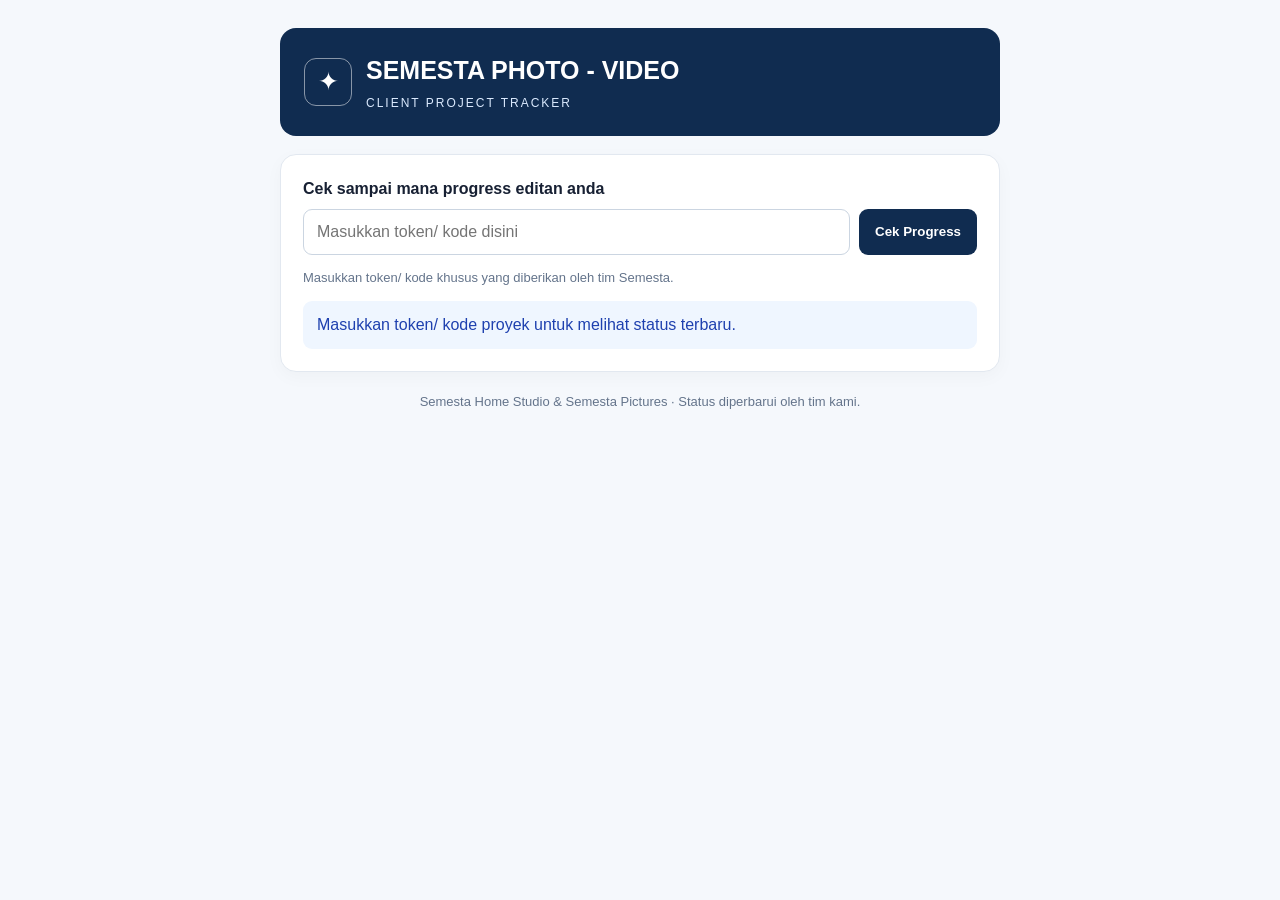
<file: progress.html>
<!doctype html>
<html lang="id">
<head>
<meta charset="utf-8">
<meta name="viewport" content="width=device-width, initial-scale=1">
<meta name="robots" content="noindex,nofollow">
<title>Cek Progress Project Edit | Semesta Home Studio & Semesta Pictures </title>
<style>
:root{--navy:#102c50;--muted:#64748b;--line:#e2e8f0;--green:#15803d}
*{box-sizing:border-box}body{margin:0;background:#f5f8fc;color:#172033;font:16px/1.5 Arial,Helvetica,sans-serif}
.wrap{width:min(720px,calc(100% - 30px));margin:28px auto}
header{background:var(--navy);color:#fff;padding:24px;border-radius:16px;display:flex;gap:14px;align-items:center}
.logo{width:48px;height:48px;border:1px solid #ffffff80;border-radius:12px;display:grid;place-items:center;font-size:25px}
h1{font-size:25px;margin:0}header p{margin:4px 0 0;color:#dbeafe;font-size:12px;letter-spacing:2px}
.card{background:#fff;border:1px solid var(--line);border-radius:16px;padding:22px;margin-top:18px;box-shadow:0 5px 18px #0f172a08}
label{display:block;font-weight:bold;margin-bottom:8px}.formrow{display:flex;gap:9px}
input{min-width:0;flex:1;padding:13px;border:1px solid #cbd5e1;border-radius:9px;font-size:16px}
button{background:var(--navy);color:#fff;border:0;border-radius:9px;padding:13px 16px;font-weight:bold;cursor:pointer}
button:disabled{opacity:.6}.hint,footer{color:var(--muted);font-size:13px}
.notice{margin-top:14px;padding:12px 14px;background:#eff6ff;color:#1e40af;border-radius:9px}.error{background:#fef2f2;color:#991b1b}
#project{display:none}.head{display:flex;justify-content:space-between;gap:12px;align-items:start}.eyebrow{color:var(--muted);font-size:12px;text-transform:uppercase;letter-spacing:1px}
h2{font-size:24px;margin:4px 0;overflow-wrap:anywhere}.muted{color:var(--muted);font-size:14px}
.pill{background:#dbeafe;color:#1d4ed8;padding:6px 10px;border-radius:99px;font-size:13px;font-weight:bold}
.track{height:9px;background:#e2e8f0;border-radius:99px;overflow:hidden;margin:22px 0 7px}.bar{height:100%;width:0;background:#16a34a}
.percent,.meta{display:flex;justify-content:space-between;gap:12px;font-size:13px;color:var(--muted)}
ol{list-style:none;padding:0;margin:24px 0 0}.step{display:flex;gap:12px;position:relative;padding-bottom:22px}.step:last-child{padding-bottom:0}
.step:not(:last-child):before{content:"";position:absolute;left:16px;top:34px;bottom:0;width:2px;background:var(--line)}
.dot{width:34px;height:34px;border-radius:50%;display:grid;place-items:center;flex:none;background:#e2e8f0;color:#475569;font-weight:bold;z-index:1}
.done .dot{background:#dcfce7;color:var(--green)}.current .dot{background:var(--navy);color:white}
.stepbody{flex:1}.step-title{font-weight:bold;margin-top:3px}.desc{font-size:13px;color:var(--muted)}.state{font-size:12px;color:var(--muted);padding-top:5px;text-align:right}.done .state{color:var(--green);font-weight:bold}
.meta{border-top:1px solid var(--line);margin-top:22px;padding-top:16px}.meta strong{color:#172033}
footer{text-align:center;padding:20px 8px}
@media(max-width:520px){.wrap{margin:16px auto}.formrow{flex-direction:column}.formrow button{width:100%}.card{padding:18px}.head{display:block}.pill{display:inline-block;margin-top:10px}.meta{display:block}.meta strong{display:block;margin-top:4px}}
</style>
</head>
<body>
<main class="wrap">
<header><div class="logo" aria-hidden="true">✦</div><div><h1>SEMESTA PHOTO - VIDEO</h1><p>CLIENT PROJECT TRACKER</p></div></header>
<section class="card">
<label for="token">Cek sampai mana progress editan anda</label>
<form id="form" class="formrow"><input id="token" autocomplete="off" placeholder="Masukkan token/ kode disini" required><button id="btn">Cek Progress</button></form>
<p class="hint">Masukkan token/ kode khusus yang diberikan oleh tim Semesta.</p>
<div id="message" class="notice" role="status" aria-live="polite">Masukkan token/ kode proyek untuk melihat status terbaru.</div>
</section>
<section id="project" class="card" aria-live="polite">
<div class="head"><div><div class="eyebrow">Nama proyek</div><h2 id="projectName">—</h2><div id="brand" class="muted">—</div></div><span id="pill" class="pill">—</span></div>
<div class="track"><div id="bar" class="bar"></div></div><div class="percent"><span>Progres pengerjaan</span><strong id="percent">0%</strong></div>
<ol id="steps"></ol><div class="meta"><span>Estimasi selesai</span><strong id="date">Belum ditentukan</strong></div>
</section>
<footer>Semesta Home Studio & Semesta Pictures · Status diperbarui oleh tim kami.</footer>
</main>
<script>
// Ganti nilai ini dengan Web app URL Apps Script Anda yang berakhiran /exec.
const WEB_APP_URL = "https://script.google.com/macros/s/AKfycbxefV51H0tTQJukDef6Uw5OT-739Iy6JWoyq2-5YdxwSRFUzpSA6UNJCz2gNCQjF-bY/exec";
const stages=[
 {name:"Proses Sortir",desc:"Pemilihan foto untuk tahap berikutnya."},
 {name:"Proses Editing",desc:"Penyempurnaan foto sedang dikerjakan."},
 {name:"Proses Cetak",desc:"Foto dipersiapkan untuk proses cetak."},
 {name:"Selesai",desc:"Proyek telah selesai diproses."}
];
const form=document.getElementById("form"), input=document.getElementById("token"), btn=document.getElementById("btn");
const msg=document.getElementById("message"), project=document.getElementById("project");
function notice(text,error=false){msg.textContent=text;msg.className="notice"+(error?" error":"");msg.style.display="block";}
function render(data){
 const index=stages.findIndex(s=>s.name.toLowerCase()===String(data.status||"").trim().toLowerCase());
 if(index<0)throw Error("Status tidak dikenali. Gunakan: Proses Sortir, Proses Editing, Proses Cetak, atau Selesai.");
 document.getElementById("projectName").textContent=data.project||"Proyek";
 document.getElementById("brand").textContent=data.brand||"Semesta Group";
 document.getElementById("pill").textContent=data.status;
 document.getElementById("date").textContent=data.estimatedCompletion||"Belum ditentukan";
 const pct=Math.round((index+1)/stages.length*100);
 document.getElementById("percent").textContent=pct+"%";document.getElementById("bar").style.width=pct+"%";
 const list=document.getElementById("steps");list.replaceChildren();
 stages.forEach((s,i)=>{const li=document.createElement("li");li.className="step"+(i<index?" done":"")+(i===index?" current":"");
 const dot=document.createElement("span");dot.className="dot";dot.textContent=i<index?"✓":String(i+1);
 const body=document.createElement("div");body.className="stepbody";
 const title=document.createElement("div");title.className="step-title";title.textContent=s.name;
 const desc=document.createElement("div");desc.className="desc";desc.textContent=s.desc;body.append(title,desc);
 const state=document.createElement("span");state.className="state";state.textContent=i<index?"Selesai":i===index?"Sedang dikerjakan":"Menunggu";
 li.append(dot,body,state);list.append(li);});
 project.style.display="block";msg.style.display="none";
}
async function lookup(token){
 if(!WEB_APP_URL.startsWith("https://script.google.com/")||!WEB_APP_URL.endsWith("/exec"))throw Error("URL Web App belum diatur. Isi WEB_APP_URL di file progress.html dengan URL Apps Script yang berakhir /exec.");
 const response=await fetch(WEB_APP_URL+"?token="+encodeURIComponent(token),{method:"GET",redirect:"follow"});
 if(!response.ok)throw Error("Layanan progress tidak dapat dihubungi. Coba lagi.");
 const data=await response.json();if(!data.ok)throw Error(data.message||"Proyek tidak ditemukan.");return data;
}
form.addEventListener("submit",async e=>{e.preventDefault();const token=input.value.trim();if(!token)return;
 btn.disabled=true;btn.textContent="Memeriksa…";project.style.display="none";notice("Sedang mengambil status proyek…");
 try{render(await lookup(token));}catch(err){notice(err.message||"Terjadi kesalahan. Coba lagi.",true);}
 finally{btn.disabled=false;btn.textContent="Cek Progress";}});
const initial=new URLSearchParams(location.search).get("token");if(initial){input.value=initial;form.requestSubmit();}
</script>
</body>
</html>
</file>
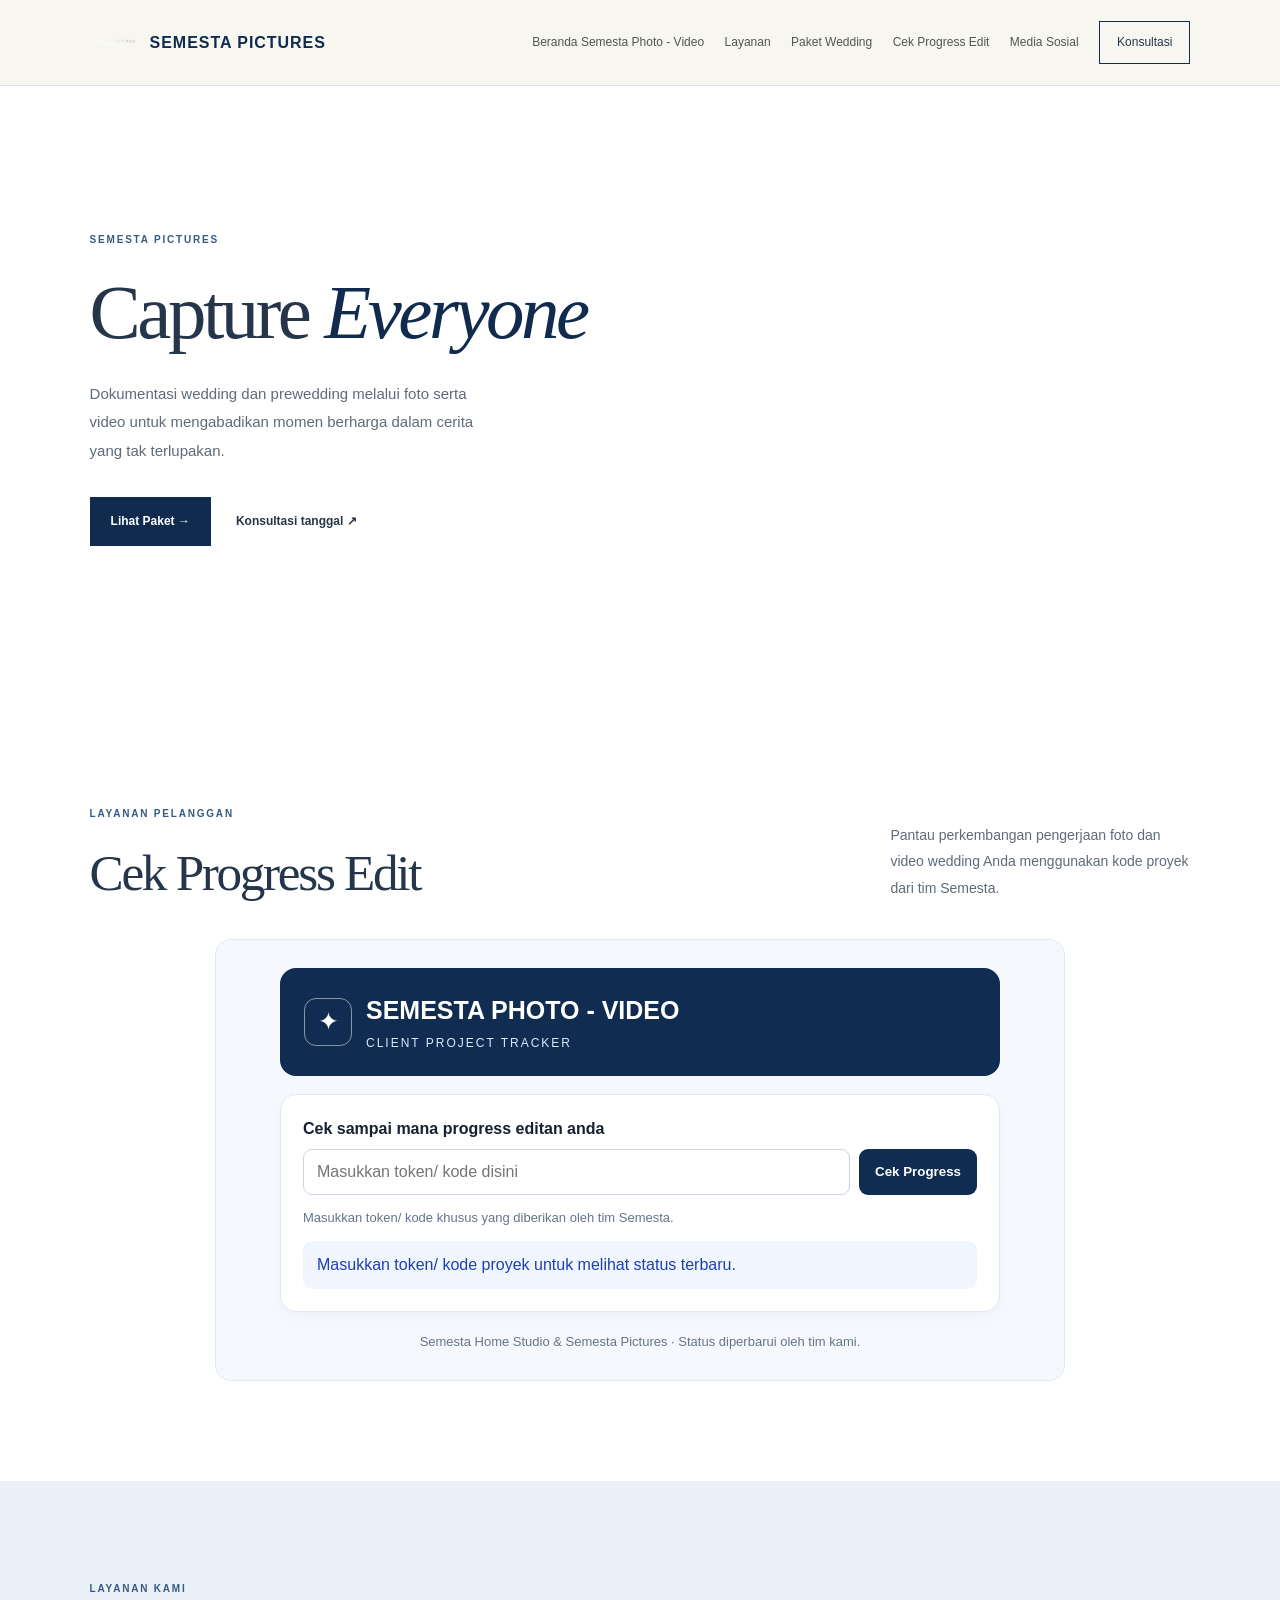
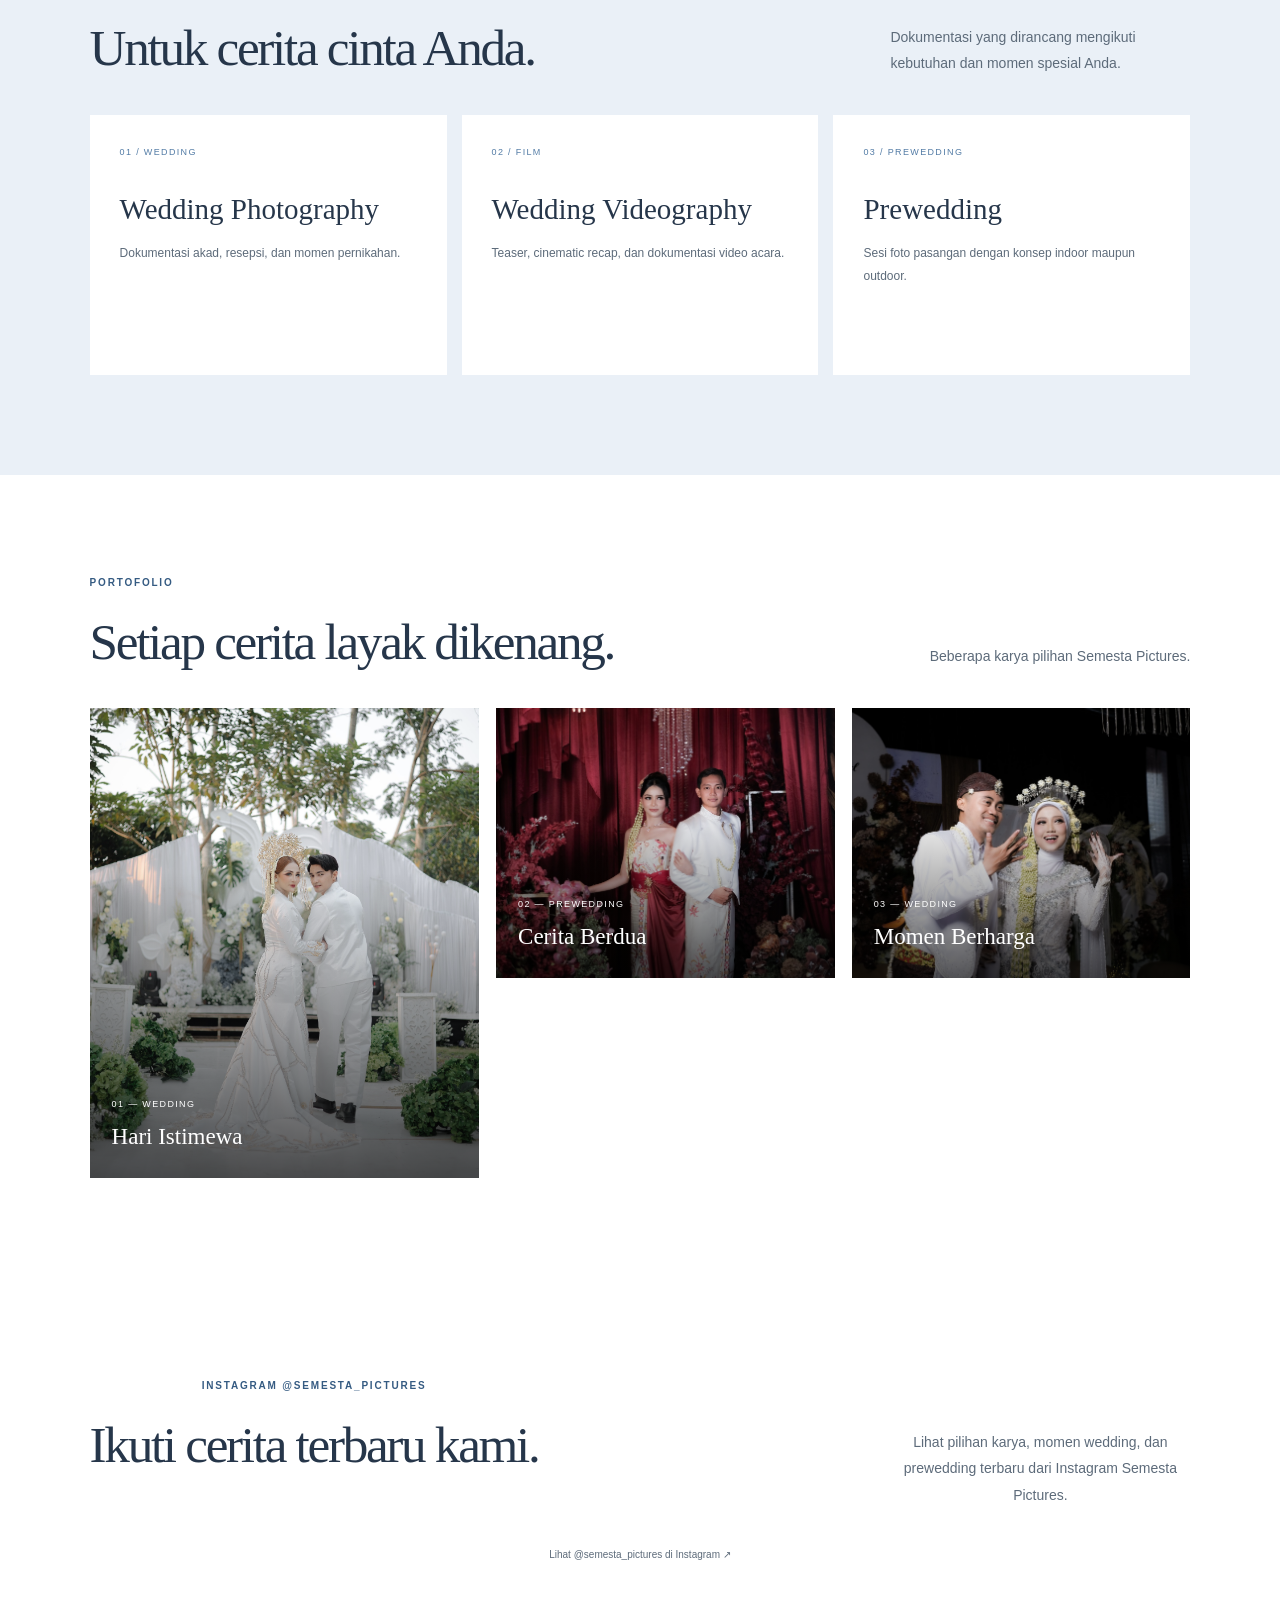
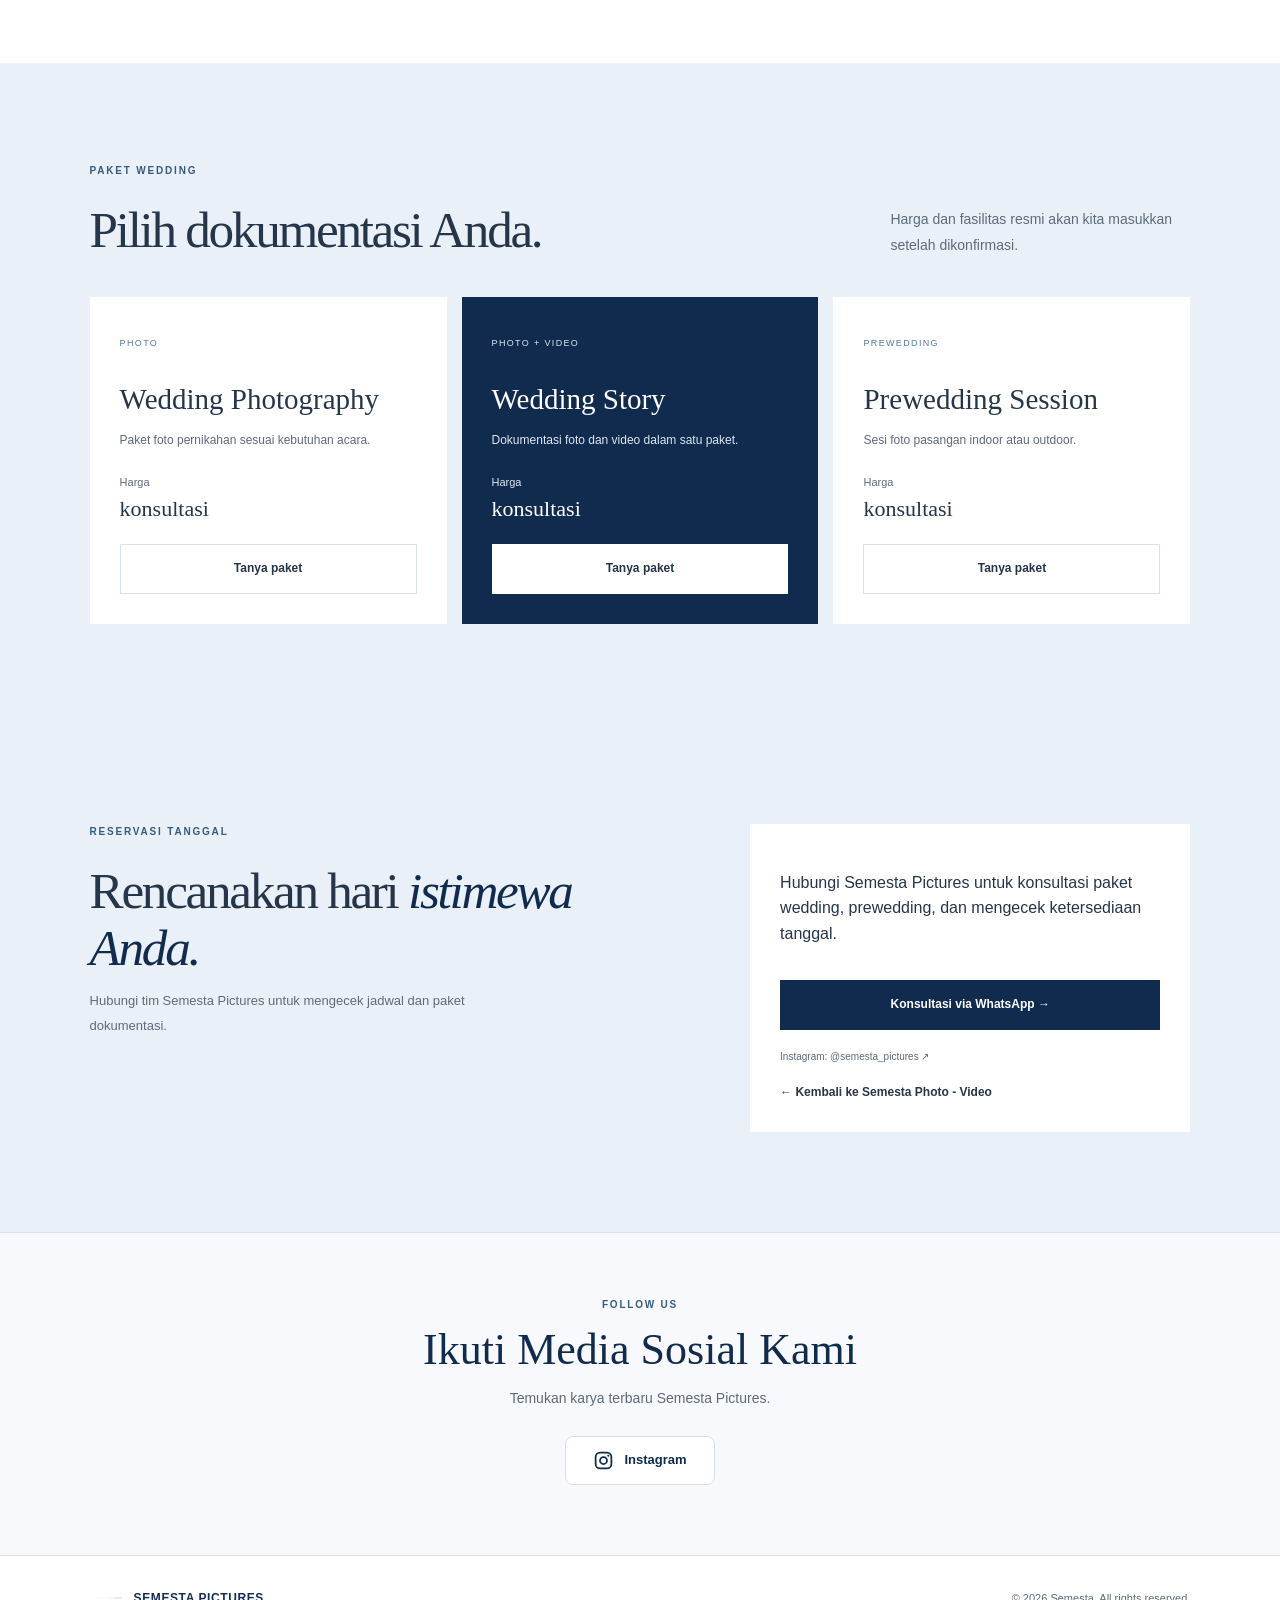
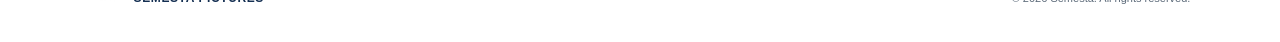
<file: semesta-pictures.html>
<!DOCTYPE html>
<html lang="id">
<head>
  <meta charset="UTF-8">
  <meta name="viewport" content="width=device-width, initial-scale=1.0">
  <meta name="description" content="Semesta Pictures — layanan fotografi dan videografi wedding, prewedding, dan engagement.">
  <title>Semesta Pictures | Semesta Group</title>
  <link rel="stylesheet" href="style.css">
</head>
<body>
  <header class="site-header">
  <a class="brand" href="index.html" aria-label="SEMESTA PICTURES - Beranda">
    <img src="images/semesta-pictures.png" alt="Logo Semesta Pictures">
    <strong>SEMESTA PICTURES</strong>
  </a>
  <button class="menu-toggle" type="button" aria-label="Buka navigasi" aria-expanded="false">☰</button>
  <nav class="nav" aria-label="Navigasi utama">
      <a href="index.html">Beranda Semesta Photo - Video</a>
      <a href="#layanan">Layanan</a>
      <a href="#paket">Paket Wedding</a>
      <a href="#cek-progress">Cek Progress Edit</a>
      <a href="#media-sosial">Media Sosial</a>
      <a href="#kontak" class="nav-cta">Konsultasi</a>
  </nav>
</header>

  <main>
    <section class="hero" id="home">
      <div class="hero-copy">
        <p class="eyebrow">SEMESTA PICTURES</p>
        <h1>Capture <em>Everyone</em></h1>
        <p class="hero-text">
          Dokumentasi wedding dan prewedding melalui foto serta video
          untuk mengabadikan momen berharga dalam cerita yang tak terlupakan.
        </p>
        <div class="hero-actions">
          <a class="button button-dark" href="#paket">Lihat Paket →</a>
          <a class="text-link" href="#kontak">Konsultasi tanggal ↗</a>
        </div>
      </div>
    </section>

    <!-- CEK PROGRESS EDIT -->
    <section class="section-wrap progress-section" id="cek-progress">
      <div class="section-heading">
        <div>
          <p class="eyebrow">LAYANAN PELANGGAN</p>
          <h2>Cek Progress Edit</h2>
        </div>
        <p>Pantau perkembangan pengerjaan foto dan video wedding Anda menggunakan kode proyek dari tim Semesta.</p>
      </div>

      <div class="progress-embed-wrap">
        <iframe
          src="progress.html?from=semesta-pictures"
          title="Cek Progress Edit Semesta Pictures"
          loading="lazy">
        </iframe>
      </div>
    </section>

    <section class="services section-wrap" id="layanan">
      <div class="section-heading">
        <div>
          <p class="eyebrow">LAYANAN KAMI</p>
          <h2>Untuk cerita cinta Anda.</h2>
        </div>
        <p>Dokumentasi yang dirancang mengikuti kebutuhan dan momen spesial Anda.</p>
      </div>
      <div class="service-grid">
        <article class="service-card">
          <span class="service-number">01 / WEDDING</span>
          <h3>Wedding Photography</h3>
          <p>Dokumentasi akad, resepsi, dan momen pernikahan.</p>
        </article>
        <article class="service-card">
          <span class="service-number">02 / FILM</span>
          <h3>Wedding Videography</h3>
          <p>Teaser, cinematic recap, dan dokumentasi video acara.</p>
        </article>
        <article class="service-card">
          <span class="service-number">03 / PREWEDDING</span>
          <h3>Prewedding</h3>
          <p>Sesi foto pasangan dengan konsep indoor maupun outdoor.</p>
        </article>
      </div>
    </section>

    <section class="portfolio section-wrap" id="portfolio">
      <div class="section-heading">
        <div>
          <p class="eyebrow">PORTOFOLIO</p>
          <h2>Setiap cerita layak dikenang.</h2>
        </div>
        <p>Beberapa karya pilihan Semesta Pictures.</p>
      </div>
      <div class="portfolio-grid">
        <article class="work work-tall">
          <img src="images/wedding.jpg" alt="Fotografi wedding Semesta Pictures">
          <div class="work-caption">
            <span>01 — WEDDING</span>
            <h3>Hari Istimewa</h3>
          </div>
        </article>
        <article class="work">
          <img src="images/prewedding.jpg" alt="Fotografi prewedding Semesta Pictures">
          <div class="work-caption">
            <span>02 — PREWEDDING</span>
            <h3>Cerita Berdua</h3>
          </div>
        </article>
        <article class="work">
          <img src="images/wedding-2.jpg" alt="Dokumentasi wedding Semesta Pictures">
          <div class="work-caption">
            <span>03 — WEDDING</span>
            <h3>Momen Berharga</h3>
          </div>
        </article>
      </div>
    </section>



    <section class="testimonial section-wrap" id="instagram-semesta-pictures">
      <div class="section-heading">
        <div>
          <p class="eyebrow">INSTAGRAM @SEMESTA_PICTURES</p>
          <h2>Ikuti cerita terbaru kami.</h2>
        </div>
        <p>Lihat pilihan karya, momen wedding, dan prewedding terbaru dari Instagram Semesta Pictures.</p>
      </div>
      <div class="google-reviews-wrap instagram-feed-wrap">
        <div class="sk-instagram-feed" data-embed-id="25725600"></div>
      </div>
      <p class="form-note" style="text-align:center; margin-top:1rem;">
        <a href="https://www.instagram.com/semesta_pictures/" target="_blank" rel="noopener noreferrer">Lihat @semesta_pictures di Instagram ↗</a>
      </p>
    </section>

    <section class="packages section-wrap" id="paket">
      <div class="section-heading">
        <div>
          <p class="eyebrow">PAKET WEDDING</p>
          <h2>Pilih dokumentasi Anda.</h2>
        </div>
        <p>Harga dan fasilitas resmi akan kita masukkan setelah dikonfirmasi.</p>
      </div>
      <div class="package-grid">
        <article class="package-card">
          <p class="package-type">PHOTO</p>
          <h3>Wedding Photography</h3>
          <p class="package-desc">Paket foto pernikahan sesuai kebutuhan acara.</p>
          <div class="price">Harga <strong>konsultasi</strong></div>
          <a class="button button-outline" href="#kontak">Tanya paket</a>
        </article>
        <article class="package-card featured">
          <p class="package-type">PHOTO + VIDEO</p>
          <h3>Wedding Story</h3>
          <p class="package-desc">Dokumentasi foto dan video dalam satu paket.</p>
          <div class="price">Harga <strong>konsultasi</strong></div>
          <a class="button button-light" href="#kontak">Tanya paket</a>
        </article>
        <article class="package-card">
          <p class="package-type">PREWEDDING</p>
          <h3>Prewedding Session</h3>
          <p class="package-desc">Sesi foto pasangan indoor atau outdoor.</p>
          <div class="price">Harga <strong>konsultasi</strong></div>
          <a class="button button-outline" href="#kontak">Tanya paket</a>
        </article>
      </div>
    </section>

    <section class="contact section-wrap" id="kontak">
      <div class="contact-copy">
        <p class="eyebrow">RESERVASI TANGGAL</p>
        <h2>Rencanakan hari <em>istimewa Anda.</em></h2>
        <p>Hubungi tim Semesta Pictures untuk mengecek jadwal dan paket dokumentasi.</p>
      </div>
      <div class="booking-form">
  <p>
    Hubungi Semesta Pictures untuk konsultasi paket wedding,
    prewedding, dan mengecek ketersediaan tanggal.
  </p>

  <a class="button button-dark"
     href="https://wa.me/6282324714989?text=Halo%20Semesta%20Pictures%2C%20saya%20ingin%20konsultasi%20paket%20wedding%2Fprewedding%20dan%20mengecek%20ketersediaan%20tanggal."
     target="_blank"
     rel="noopener noreferrer">
    Konsultasi via WhatsApp →
  </a>

  <p class="form-note">
  Instagram:
  <a href="https://www.instagram.com/semesta_pictures/"
     target="_blank" rel="noopener noreferrer">
    @semesta_pictures ↗
  </a>
</p>
<!-- Tombol kembali -->
  <a class="text-link" href="index.html">
    ← Kembali ke Semesta Photo - Video
  </a>
</div>
    </section>
  </main>

  
<section class="social-section section-wrap" id="media-sosial">
  <div class="social-content">
    <p class="eyebrow">FOLLOW US</p>
    <h2>Ikuti Media Sosial Kami</h2>
    <p>Temukan karya terbaru Semesta Pictures.</p>
    <div class="social-links">
      <a class="social-link" href="https://www.instagram.com/semesta_pictures/" target="_blank" rel="noopener noreferrer" aria-label="Instagram Semesta Pictures">
        <svg class="social-svg" viewBox="0 0 24 24" aria-hidden="true"><rect x="3" y="3" width="18" height="18" rx="5" fill="none" stroke="currentColor" stroke-width="2"/><circle cx="12" cy="12" r="4" fill="none" stroke="currentColor" stroke-width="2"/><circle cx="17.5" cy="6.5" r="1.2" fill="currentColor"/></svg>
        <span>Instagram</span>
      </a> 
    </div>
  </div>
</section>
<footer class="site-footer">
  <a class="brand brand-footer" href="index.html">
    <img src="images/semesta-pictures.png" alt="" aria-hidden="true">
    <strong>SEMESTA PICTURES</strong>
  </a>
  <p>© 2026 Semesta. All rights reserved.</p>
</footer>
  <script src="https://widgets.sociablekit.com/instagram-feed/widget.js" defer></script>

<script>
  (function () {
    const button = document.querySelector('.menu-toggle');
    const nav = document.querySelector('.site-header .nav');
    if (!button || !nav) return;
    button.addEventListener('click', function () {
      const open = nav.classList.toggle('open');
      button.setAttribute('aria-expanded', String(open));
      button.setAttribute('aria-label', open ? 'Tutup menu' : 'Buka navigasi');
      button.textContent = open ? '✕' : '☰';
    });
    nav.querySelectorAll('a').forEach(function (link) {
      link.addEventListener('click', function () {
        nav.classList.remove('open');
        button.setAttribute('aria-expanded', 'false');
        button.setAttribute('aria-label', 'Buka navigasi');
        button.textContent = '☰';
      });
    });
  })();
</script>
</body>
</html>
</file>
<file: style.css>
*{box-sizing:border-box} :root{--ink:#26364A;--muted:#5D6B7A;--paper:#FFFFFF;--white:#fff;--accent:#102B4E;--line:#D9E2EC;--serif:"Playfair Display",Georgia,serif;--sans:"DM Sans",Arial,sans-serif}html{scroll-behavior:smooth;scroll-padding-top:90px}body{margin:0;background:var(--paper);color:var(--ink);font-family:var(--sans);line-height:1.6}a{color:inherit;text-decoration:none}.site-header{height:86px;padding:0 7vw;display:flex;align-items:center;justify-content:space-between;border-bottom:1px solid var(--line);background:rgba(247,246,241,.95);position:sticky;top:0;z-index:20;backdrop-filter:blur(12px)}.brand{display:flex;align-items:center;gap:12px}.brand-mark{width:42px;height:42px;display:grid;place-items:center;border:1px solid var(--ink);border-radius:50%;font-family:var(--serif);font-size:25px}.
.brand strong {
  display: block;
  font-size: 22px;
  font-weight: 700;
  line-height: 1.2;
  letter-spacing: .10em;
  color: #102B4E;
}

.brand small {
  display: block;
  font-size: 9px;
  color: #5D6B7A;
  margin-top: 6px;
  line-height: 1.5;
  letter-spacing: .08em;
}
.nav{display:flex;align-items:center;gap:30px;font-size:12px}.nav a:not(.nav-cta){color:#53564f}.nav a:hover,.text-link:hover{opacity:.65}.nav-cta{border:1px solid var(--ink);padding:11px 17px}.menu-toggle{display:none;border:0;background:none;font-size:25px}.hero{display:grid;grid-template-columns:1fr 1fr;min-height:620px;padding:60px 7vw 74px;gap:7%;align-items:center}.hero-copy{max-width:540px}.eyebrow{font-size:10px;letter-spacing:.18em;font-weight:700;color:#6d7564;margin:0 0 22px}.eyebrow span,.label-dot{display:inline-block;width:7px;height:7px;background:#8d9b7b;border-radius:50%;margin-right:8px}.hero h1,.intro h2,.section-heading h2,.testimonial h2,.contact h2,.location-band h2{font-family:var(--serif);font-weight:500;letter-spacing:-.045em;line-height:1.12}.hero h1{font-size:clamp(48px,6vw,82px);margin:0 0 24px}.hero h1 em,.intro h2 em,.contact h2 em{font-weight:500;color:#7d8b6d}.hero-text{font-size:15px;line-height:1.9;color:var(--muted);max-width:400px}.hero-actions{display:flex;align-items:center;gap:25px;margin-top:32px}.button{display:inline-flex;align-items:center;justify-content:center;gap:20px;padding:14px 20px;font-family:var(--sans);font-size:12px;font-weight:600;border:1px solid transparent;cursor:pointer;transition:transform .2s,background .2s}.button:hover{transform:translateY(-2px)}.button-dark{background:var(--ink);color:white}.button-light{background:var(--paper);color:var(--ink)}.button-outline{border-color:var(--line);background:transparent}.text-link{font-size:12px;font-weight:600}.hero-note{display:flex;align-items:center;gap:13px;margin-top:55px;font-size:9px;letter-spacing:.16em;color:var(--muted)}.note-line{width:35px;height:1px;background:#9a9d92}.hero-art{position:relative;padding:0 18px 22px 0}.hero-image{width:100%;height:470px;object-fit:cover;display:block;filter:saturate(.8)}.hero-art:after{content:"";position:absolute;right:0;bottom:0;width:70%;height:70%;border:1px solid #b7bcae;z-index:-1}.image-label{position:absolute;bottom:0;left:-18px;background:var(--white);padding:14px 18px;font-size:9px;letter-spacing:.12em}.hero-stamp{position:absolute;top:22px;right:-18px;background:#b9c4ab;color:#30382b;border-radius:50%;width:74px;height:74px;display:grid;place-content:center;text-align:center;font-family:var(--serif);font-size:30px;line-height:.85;transform:rotate(10deg)}.hero-stamp small{font:7px var(--sans);letter-spacing:.15em;margin-top:7px}.section-wrap{padding:100px 7vw}.intro{border-top:1px solid var(--line);border-bottom:1px solid var(--line)}.intro-grid{display:grid;grid-template-columns:1.1fr .8fr;gap:12%;align-items:end}.intro h2,.section-heading h2,.testimonial h2,.contact h2,.location-band h2{font-size:clamp(34px,4vw,54px);margin:0}.intro-grid>p,.section-heading>p{color:var(--muted);font-size:14px;line-height:1.9;margin:0}.services{background:#eeeee7}.section-heading{display:flex;align-items:end;justify-content:space-between;gap:35px;margin-bottom:38px}.section-heading>p{max-width:300px}.service-grid{display:grid;grid-template-columns:repeat(3,1fr);gap:15px}.service-card{background:var(--paper);padding:30px;min-height:260px;display:flex;flex-direction:column}.service-number,.package-type{font-size:9px;letter-spacing:.15em;color:#7c856e}.service-card h3,.package-card h3{font-family:var(--serif);font-size:29px;font-weight:500;margin:27px 0 10px}.service-card p,.package-desc{font-size:12px;line-height:1.9;color:var(--muted);margin:0 0 24px}.service-card a{font-size:11px;font-weight:700;margin-top:auto}.portfolio-grid{display:grid;grid-template-columns:1.15fr 1fr 1fr;gap:17px}.work{position:relative;min-height:270px;overflow:hidden;background:#ddd}.work-tall{min-height:470px;grid-row:span 2}.work img{width:100%;height:100%;min-height:270px;position:absolute;inset:0;object-fit:cover;transition:transform .5s;filter:saturate(.78)}.work-tall img{min-height:470px}.work:hover img{transform:scale(1.04)}.work:after{content:"";position:absolute;inset:35% 0 0;background:linear-gradient(transparent,rgba(0,0,0,.65))}.work-caption{position:absolute;bottom:22px;left:22px;z-index:1;color:white}.work-caption span{font-size:9px;letter-spacing:.15em}.work-caption h3{font-family:var(--serif);font-weight:500;font-size:23px;margin:5px 0 0}.packages{background:#eeeee7}.package-grid{display:grid;grid-template-columns:repeat(3,1fr);gap:15px}.package-card{background:var(--paper);padding:30px;min-height:300px;display:flex;flex-direction:column}.package-card h3{margin:17px 0 8px}.price{font-size:11px;color:var(--muted);margin-top:auto;margin-bottom:18px}.price strong{display:block;font-size:22px;color:var(--ink);font-family:var(--serif);font-weight:500}.package-card .button{width:100%}.package-card.featured{background:#273027;color:white}.featured .package-type,.featured .package-desc,.featured .price{color:#c7cdbf}.featured .price strong{color:white}.testimonial{text-align:center}.testimonial h2{max-width:700px;margin:0 auto 35px}.quote-card{max-width:650px;margin:auto;padding:38px 30px;background:#eeeee7}.quote-mark{font:60px var(--serif);color:#879477;line-height:1}.quote-card blockquote{font:22px/1.6 var(--serif);margin:10px 0 20px}.quote-author{font-size:11px;font-weight:700}.quote-author span{font-weight:400;color:var(--muted)}.small-note{font-size:10px;color:var(--muted);margin-top:15px}.contact{background:#e8e9e0;display:grid;grid-template-columns:1fr .8fr;gap:10%;align-items:start}.contact-copy>p:not(.eyebrow){font-size:13px;color:var(--muted);max-width:400px;line-height:1.9}.contact-details{display:flex;gap:40px;margin-top:40px;flex-wrap:wrap}.contact-details p{margin:0}.contact-details span,.contact-details strong{display:block}.contact-details span{font-size:9px;letter-spacing:.14em;color:#6d7564;margin-bottom:7px}.contact-details strong{font-size:12px}.booking-form{background:var(--paper);padding:30px;display:grid;gap:18px}.booking-form label{font-size:11px;font-weight:600;display:grid;gap:8px}.booking-form input,.booking-form select,.booking-form textarea{width:100%;font:12px var(--sans);padding:12px;border:1px solid var(--line);background:#fff;color:var(--ink);border-radius:0}.booking-form input:focus,.booking-form select:focus,.booking-form textarea:focus{outline:1px solid #89957b}.form-submit{width:100%}.form-note{font-size:10px;color:var(--muted);margin:0;line-height:1.7}.location-band{padding:55px 7vw;background:#293128;color:white;display:flex;align-items:center;justify-content:space-between;gap:25px}.location-band .eyebrow{color:#c7d0bc}.location-band h2{font-size:36px}.location-band p:not(.eyebrow){color:#c6c9c1;font-size:12px}.site-footer{padding:35px 7vw;display:flex;align-items:center;justify-content:space-between;gap:20px;flex-wrap:wrap}.brand-footer .brand-mark{width:52px;height:52px;font-size:20px}.site-footer>p,.site-footer>span{font-size:10px;color:var(--muted)}@media(max-width:850px){.site-header{padding:0 5vw;height:75px}.menu-toggle{display:block}.nav{display:none;position:absolute;top:74px;left:0;right:0;background:var(--paper);padding:22px 5vw 28px;flex-direction:column;align-items:stretch;gap:20px;border-bottom:1px solid var(--line)}.nav.open{display:flex}.nav-cta{text-align:center}.hero{grid-template-columns:1fr;padding:50px 6vw 65px;gap:45px}.hero-copy{max-width:650px}.hero h1{font-size:clamp(48px,11vw,72px)}.hero-art{max-width:650px;width:100%;margin:auto}.hero-image{height:430px}.section-wrap{padding:70px 6vw}.intro-grid,.contact{grid-template-columns:1fr;gap:25px}.section-heading{align-items:start;flex-direction:column;gap:14px}.service-grid,.package-grid{grid-template-columns:1fr}.service-card{min-height:220px}.portfolio-grid{grid-template-columns:1fr 1fr}.work-tall{grid-row:span 1;min-height:320px}.work-tall img{min-height:320px}.location-band{padding:45px 6vw}.site-footer{padding:30px 6vw}}@media(max-width:520px){.hero{padding-top:40px}.hero-image{height:340px}.hero-actions{gap:17px;flex-wrap:wrap}.hero-note{margin-top:35px}.portfolio-grid{grid-template-columns:1fr}.work,.work-tall{min-height:340px}.work img,.work-tall img{min-height:340px}.section-wrap{padding:60px 6vw}.intro h2,.section-heading h2,.testimonial h2,.contact h2{font-size:38px}.contact-details{gap:20px;flex-direction:column}.booking-form{padding:22px}.location-band{align-items:flex-start;flex-direction:column}.site-footer{align-items:flex-start;flex-direction:column;gap:12px}.quote-card blockquote{font-size:19px}}


/* SEMESTA GROUP — tema biru tua dan putih */
.eyebrow{color:#355B82}
.eyebrow span,.label-dot{background:#527BA5}
.hero h1 em,.intro h2 em,.contact h2 em{color:#102B4E}
.button-dark{background:#102B4E;color:#fff}
.button-dark:hover{background:#23466F}
.hero-art:after{border-color:#AABBD0}
.hero-stamp{background:#EAF0F7;color:#102B4E}
.services,.packages,.quote-card{background:#EAF0F7}
.service-number,.package-type{color:#527BA5}
.package-card.featured{background:#102B4E;color:#fff}
.featured .package-type,.featured .package-desc,.featured .price{color:#DCE6F1}
.featured .price strong{color:#fff}
.quote-mark{color:#527BA5}
.contact{background:#EAF0F7}
.contact-details span{color:#355B82}
.booking-form input:focus,.booking-form select:focus,.booking-form textarea:focus{outline:1px solid #527BA5}
.location-band{background:#102B4E;color:#fff}
.location-band .eyebrow{color:#DCE6F1}
.location-band p:not(.eyebrow){color:#DCE6F1}
.nav-cta{border-color:#102B4E}
@media(max-width:850px){.nav{background:#fff}}

/* ===== WARNA KARTU 3 BRAND SEMESTA ===== */

/* Semesta Home Studio - Biru Muda */
.brand-grid .package-card:nth-child(1) {
  background: #DCEBFA;
  color: #26364A;
}

/* Semesta Pictures - Abu-abu */
.brand-grid .package-card:nth-child(2) {
  background: #E5E7EB;
  color: #26364A;
}

/* Bawana Project - Kuning Soft */
.brand-grid .package-card:nth-child(3) {
  background: #F8EDC9;
  color: #26364A;
}

/* Samakan warna teks seluruh kartu */
.brand-grid .package-card h3,
.brand-grid .package-card p,
.brand-grid .package-card .package-type {
  color: #26364A;
}

/* Tombol kartu */
.brand-grid .package-card .button {
  background: rgba(255, 255, 255, 0.7);
  color: #26364A;
  border: 1px solid rgba(38, 54, 74, 0.2);
}

/* Logo utama Semesta Pictures */
.hero-brand-logo {
  display: flex;
  justify-content: center;
  align-items: center;
  width: 100%;
  margin: 20px auto 0;
  padding: 20px;
}

.hero-brand-logo img {
  display: block;
  width: min(100%, 620px);
  height: auto;
  object-fit: contain;
}

@media (max-width: 850px) {
  .hero-brand-logo {
    padding: 12px 0;
  }

  .hero-brand-logo img {
    width: min(100%, 460px);
  }
}

/* Media sosial Semesta Group */
.social-icons {
  display: flex;
  flex-wrap: wrap;
  align-items: center;
  gap: 18px;
  margin-top: 14px;
}

.social-icons a {
  display: inline-flex;
  align-items: center;
  gap: 8px;
  color: inherit;
  text-decoration: none;
  font-size: 14px;
  transition: opacity 0.2s ease;
}

.social-icons a:hover {
  opacity: 0.7;
}

.social-icons svg {
  flex-shrink: 0;
}

@media (max-width: 600px) {
  .social-icons {
    gap: 14px;
  }

  .social-icons a {
    font-size: 13px;
  }
}

/* Format harga dan fasilitas paket Home Studio */
.package-option {
  margin: 16px 0;
  padding-top: 12px;
  border-top: 1px solid rgba(128, 128, 128, 0.25);
}

.package-option h4 {
  margin: 0 0 8px;
  font-size: 15px;
  font-weight: 700;
}

.package-price {
  margin: 0 0 10px;
  font-size: 22px;
  font-weight: 700;
  line-height: 1.4;
}

.package-price span {
  font-size: 13px;
  font-weight: 400;
}

.package-option ul {
  margin: 0;
  padding-left: 20px;
}

.package-option li {
  margin-bottom: 7px;
  line-height: 1.6;
}

.package-desc {
  line-height: 1.6;
}

/* Perapian khusus kartu Self Photo dan Pre Wedding */
#paket .package-card:nth-child(1) .package-option,
#paket .package-card:nth-child(2) .package-option {
  margin: 14px 0;
  padding-top: 12px;
  border-top: 1px solid rgba(128, 128, 128, 0.25);
}

#paket .package-card:nth-child(1) .package-option h4,
#paket .package-card:nth-child(2) .package-option h4 {
  margin: 0 0 6px;
  font-size: 15px;
}

#paket .package-card:nth-child(1) .package-option ul,
#paket .package-card:nth-child(2) .package-option ul {
  padding-left: 20px;
}

#paket .package-card:nth-child(1) .package-option li,
#paket .package-card:nth-child(2) .package-option li {
  margin-bottom: 6px;
  line-height: 1.5;
}

/* SOP Editing dan Add-on versi ringkas */
.sop-compact {
  max-width: 1100px;
  margin-left: auto;
  margin-right: auto;
}

.sop-compact .section-heading {
  margin-bottom: 24px;
}

.sop-compact .section-heading h2,
.addon-heading h2 {
  font-size: clamp(26px, 3vw, 36px);
}

.sop-list {
  display: grid;
  grid-template-columns: repeat(2, minmax(0, 1fr));
  gap: 12px;
}

.sop-item {
  display: flex;
  align-items: flex-start;
  gap: 14px;
  padding: 16px;
  border: 1px solid rgba(128, 128, 128, 0.25);
  border-radius: 8px;
}

.sop-item > span {
  font-size: 12px;
  font-weight: 700;
  color: #54749a;
  padding-top: 3px;
}

.sop-item h3,
.addon-item h3 {
  font-size: 16px;
  margin: 0 0 5px;
}

.sop-item p,
.addon-item p {
  font-size: 13px;
  line-height: 1.5;
  margin: 0;
}

.addon-compact {
  margin-top: 28px;
}

.addon-heading {
  margin-bottom: 14px;
}

.addon-list {
  display: grid;
  grid-template-columns: repeat(2, minmax(0, 1fr));
  gap: 12px;
}

.addon-item {
  display: flex;
  align-items: center;
  justify-content: space-between;
  gap: 12px;
  padding: 16px;
  border: 1px solid rgba(128, 128, 128, 0.25);
  border-radius: 8px;
}

.addon-item strong {
  white-space: nowrap;
  font-size: 15px;
}

.addon-item small {
  font-size: 12px;
  font-weight: 400;
}

@media (max-width: 650px) {
  .sop-list,
  .addon-list {
    grid-template-columns: 1fr;
  }

  .sop-item,
  .addon-item {
    padding: 14px;
  }

  .addon-item h3 {
    font-size: 14px;
  }
}

/* Tabel harga cetak foto dan bingkai */
.print-price-section {
  max-width: 1100px;
  margin-left: auto;
  margin-right: auto;
}

.print-price-table-wrap {
  width: 100%;
  max-width: 720px;
  overflow-x: auto;
}

.print-price-table {
  width: 100%;
  border-collapse: collapse;
  font-size: 15px;
}

.print-price-table th,
.print-price-table td {
  padding: 13px 16px;
  text-align: left;
  border-bottom: 1px solid rgba(128, 128, 128, 0.25);
}

.print-price-table th {
  font-weight: 700;
  background: rgba(128, 128, 128, 0.08);
}

.print-price-table td:last-child,
.print-price-table th:last-child {
  text-align: right;
  white-space: nowrap;
}

.print-price-table tbody tr:hover {
  background: rgba(128, 128, 128, 0.06);
}

@media (max-width: 600px) {
  .print-price-table {
    font-size: 14px;
  }

  .print-price-table th,
  .print-price-table td {
    padding: 11px 10px;
  }
}

/* Tambahan waktu Self Photo / Photobox */
.extra-time-section {
  max-width: 1100px;
  margin-left: auto;
  margin-right: auto;
}

.extra-time-list {
  display: grid;
  grid-template-columns: repeat(3, minmax(0, 1fr));
  gap: 14px;
}

.extra-time-item {
  display: flex;
  align-items: center;
  justify-content: space-between;
  gap: 12px;
  padding: 18px;
  border: 1px solid rgba(128, 128, 128, 0.25);
  border-radius: 8px;
}

.extra-time-item h3 {
  margin: 0 0 5px;
  font-size: 16px;
}

.extra-time-item p {
  margin: 0;
  font-size: 13px;
  line-height: 1.5;
}

.extra-time-item strong {
  white-space: nowrap;
  font-size: 16px;
}

@media (max-width: 700px) {
  .extra-time-list {
    grid-template-columns: 1fr;
  }

  .extra-time-item {
    padding: 14px;
  }
}

/* Alur pemotretan */
.shooting-flow {
  max-width: 1100px;
  margin-left: auto;
  margin-right: auto;
}

.flow-list {
  display: grid;
  grid-template-columns: repeat(2, minmax(0, 1fr));
  gap: 12px;
}

.flow-item {
  display: flex;
  align-items: flex-start;
  gap: 14px;
  padding: 16px;
  border: 1px solid rgba(128, 128, 128, 0.25);
  border-radius: 8px;
}

.flow-number {
  display: flex;
  align-items: center;
  justify-content: center;
  flex: 0 0 34px;
  height: 34px;
  border-radius: 50%;
  background: #132f50;
  color: #ffffff;
  font-size: 12px;
  font-weight: 700;
}

.flow-item h3 {
  margin: 2px 0 6px;
  font-size: 16px;
}

.flow-item p {
  margin: 0;
  font-size: 13px;
  line-height: 1.6;
}

@media (max-width: 650px) {
  .flow-list {
    grid-template-columns: 1fr;
  }

  .flow-item {
    padding: 14px;
  }
}

.qris-section {
  max-width: 1100px;
  margin-left: auto;
  margin-right: auto;
}

.qris-grid {
  display: grid;
  grid-template-columns: repeat(2, minmax(0, 1fr));
  gap: 24px;
}

.qris-card {
  padding: 22px;
  border: 1px solid rgba(128, 128, 128, 0.25);
  border-radius: 12px;
  text-align: center;
}

.qris-card h3 {
  margin-top: 0;
  margin-bottom: 18px;
}

.qris-card img {
  display: block;
  width: 100%;
  max-width: 300px;
  height: auto;
  margin: 0 auto;
  object-fit: contain;
  background: #fff;
}

.qris-note {
  margin-top: 18px;
  text-align: center;
  line-height: 1.7;
  font-size: 14px;
}

@media (max-width: 650px) {
  .qris-grid {
    grid-template-columns: 1fr;
  }

  .qris-card {
    padding: 16px;
  }
}

.qris-security-note {
  margin-top: 24px;
  padding: 18px 22px;
  border: 1px solid rgba(128, 128, 128, 0.25);
  border-radius: 10px;
}

.qris-security-note h3 {
  margin-top: 0;
  margin-bottom: 10px;
  font-size: 17px;
}

.qris-security-note ul {
  margin-bottom: 0;
  padding-left: 20px;
}

.qris-security-note li {
  margin-bottom: 8px;
  line-height: 1.6;
}

.qris-security-note li:last-child {
  margin-bottom: 0;
}


/* Perbaikan logo Semesta Group di layar HP */

/* Logo Semesta Group — tampilan mobile */
@media (max-width: 650px) {
  .hero-art.hero-logo {
    display: flex;
    flex-direction: column;
    align-items: center;
    justify-content: flex-start;
    position: relative;
    width: 100%;
    max-width: 100%;
    min-width: 0;
    height: auto;
    min-height: 0;
    margin: 0 auto;
    padding: 12px;
    box-sizing: border-box;
    overflow: visible;
    border: none;
    outline: none;
    box-shadow: none;
  }

  .hero-art.hero-logo .hero-logo-image {
    display: block;
    position: static;
    width: 100%;
    max-width: 300px;
    height: auto;
    margin: 0 auto;
    transform: none;
    object-fit: contain;
  }

  .hero-art.hero-logo .hero-logo-caption {
    display: block;
    position: static;
    width: 100%;
    max-width: 300px;
    height: auto;
    margin: 10px auto 0;
    padding: 0;
    text-align: center;
    white-space: normal;
    overflow-wrap: break-word;
    transform: none;
    border: none;
    box-sizing: border-box;
  }
}


/* Hilangkan dekorasi bingkai foto pada area logo */
.hero-art.hero-logo::after {
  display: none;
  content: none;
}

.hero-art.hero-logo {
  position: relative;
  min-width: 0;
}

.hero-art.hero-logo .hero-logo-image {
  display: block;
  width: 100%;
  max-width: 460px;
  height: auto;
  margin: 0 auto;
  object-fit: contain;
}

.hero-art.hero-logo .hero-logo-caption {
  position: static;
  width: 100%;
  max-width: 460px;
  margin: 12px auto 0;
  text-align: center;
  overflow-wrap: break-word;
}

/* Penyesuaian logo untuk layar HP */
@media (max-width: 650px) {
  .hero-art.hero-logo {
    width: 100%;
    max-width: 100%;
    margin: 0 auto;
    padding: 0;
    overflow: visible;
  }

  .hero-art.hero-logo .hero-logo-image {
    max-width: 300px;
  }

  .hero-art.hero-logo .hero-logo-caption {
    max-width: 300px;
    margin-top: 10px;
    font-size: 11px;
    letter-spacing: 0.08em;
  }
}

/* Rapikan area logo Semesta Group di HP */
@media (max-width: 650px) {
  .hero > .image-label,
  .hero > .hero-stamp {
    display: none !important;
  }

  .hero-art.hero-logo {
    margin-top: 0;
    padding-top: 0;
  }

  .hero-art.hero-logo .hero-logo-image {
    width: 100%;
    max-width: 300px;
    margin: 0 auto;
  }

  .hero-art.hero-logo .hero-logo-caption {
    margin-top: 8px;
  }
}



/* SLIDER ULASAN SEMESTA GROUP */
.testimonial-heading {
  max-width: 760px;
  margin: 0 auto 34px;
}
.testimonial-heading .eyebrow { margin-bottom: 18px; }
.testimonial-heading h2 { margin-bottom: 16px; }
.testimonial-intro {
  max-width: 560px;
  margin: 0 auto;
  color: var(--muted);
  font-size: 14px;
}
.review-slider {
  max-width: 1040px;
  margin: 0 auto;
  overflow: hidden;
  text-align: left;
}
.review-track {
  display: flex;
  gap: 18px;
  transition: transform 650ms cubic-bezier(.22,.7,.25,1);
  will-change: transform;
}
.review-card {
  flex: 0 0 calc((100% - 36px) / 3);
  min-width: 0;
  padding: 25px;
  background: #F5F8FC;
  border: 1px solid #D9E4F0;
  border-radius: 12px;
  display: flex;
  flex-direction: column;
  min-height: 260px;
}
.review-topline {
  display: flex;
  align-items: center;
  gap: 11px;
}
.review-avatar {
  width: 42px;
  height: 42px;
  flex: 0 0 42px;
  display: grid;
  place-items: center;
  border-radius: 50%;
  background: #102B4E;
  color: #fff;
  font-family: var(--serif);
  font-size: 20px;
}
.review-person {
  display: flex;
  flex-direction: column;
  gap: 2px;
  min-width: 0;
}
.review-person strong { font-size: 12px; color: #102B4E; }
.review-person span { font-size: 10px; color: var(--muted); }
.google-mark {
  margin-left: auto;
  font: 700 22px Arial, sans-serif;
  color: #4285F4;
}
.review-stars {
  margin: 18px 0 10px;
  color: #E5A000;
  font-size: 18px;
  letter-spacing: 2px;
}
.review-text {
  margin: 0 0 18px;
  color: #34465B;
  font-size: 13px;
  line-height: 1.8;
}
.review-source {
  margin-top: auto;
  color: #6D7C8D;
  font-size: 10px;
  line-height: 1.5;
}
.review-controls {
  max-width: 1040px;
  margin: 22px auto 26px;
  display: flex;
  align-items: center;
  justify-content: space-between;
}
.review-dots, .review-arrows { display: flex; align-items: center; gap: 9px; }
.review-dot {
  width: 8px;
  height: 8px;
  padding: 0;
  border: 0;
  border-radius: 50%;
  background: #C5D1DF;
  cursor: pointer;
}
.review-dot.is-active { width: 23px; border-radius: 8px; background: #102B4E; }
.review-arrow {
  width: 38px;
  height: 38px;
  border: 1px solid #C9D6E5;
  border-radius: 50%;
  background: #fff;
  color: #102B4E;
  font-size: 20px;
  cursor: pointer;
  transition: background .2s, color .2s;
}
.review-arrow:hover { background: #102B4E; color: #fff; }
.review-google-button { margin-top: 2px; }
.testimonial .small-note { max-width: 640px; margin-left: auto; margin-right: auto; line-height: 1.7; }
@media (max-width: 850px) {
  .review-card { flex-basis: calc((100% - 18px) / 2); }
}
@media (max-width: 560px) {
  .review-card { flex-basis: 100%; padding: 22px; }
  .review-track { gap: 12px; }
  .review-controls { margin-top: 18px; }
  .testimonial-intro { font-size: 13px; }
}
@media (prefers-reduced-motion: reduce) {
  .review-track { transition: none; }
}

/* ===== TIGA LOGO BRAND ===== */

/* Logo kecil di header */
.brand-logos {
  display: flex;
  align-items: center;
  justify-content: center;
  gap: 12px;
}

.brand-logos img {
  display: block;
  width: auto;
  height: 42px;
  max-width: 30%;
  object-fit: contain;
}

/* Tiga logo besar di halaman utama */
.hero-logos {
  display: flex;
  align-items: center;
  justify-content: center;
  gap: 24px;
  width: 100%;
  flex-wrap: nowrap;
}

.hero-logos img {
  display: block;
  width: 30%;
  max-width: 240px;
  height: 180px;
  object-fit: contain;
}

/* Penyesuaian untuk HP */
@media (max-width: 600px) {
  .brand-logos {
    gap: 5px;
  }

  .brand-logos img {
    height: 28px;
    max-width: 31%;
  }

  .hero-logos {
    gap: 6px;
  }

  .hero-logos img {
    width: 32%;
    height: 95px;
    max-width: none;
  }
}

/* Logo Semesta Home Studio di header */
.brand-logo {
  display: block;
  width: 180px;
  height: 60px;
  object-fit: contain;
  object-position: left center;
}

@media (max-width: 600px) {
  .brand-logo {
    width: 135px;
    height: 46px;
  }
}



/* WATERMARK LOGO 3 BRAND */

.brand-grid .package-card {
  position: relative;
  overflow: hidden;
  isolation: isolate;
}

/* Logo watermark */
.brand-grid .package-card::before {
  content: "";
  position: absolute;
  width: 55px;
  height: 55px;
  top: 14px;
  right: 14px;

  background-repeat: no-repeat;
  background-position: center;
  background-size: contain;

  opacity: 0.70;
  z-index: 1;
  pointer-events: none;
}

/* Logo masing-masing brand */
.brand-grid .package-card:nth-child(1)::before {
  background-image: url("images/semesta-home-studio.webp");
}

.brand-grid .package-card:nth-child(2)::before {
  background-image: url("images/semesta-pictures.webp");
}

.brand-grid .package-card:nth-child(3)::before {
  background-image: url("images/bawana-project.webp");
}

/* Tulisan tetap di atas watermark */
.brand-grid .package-card > * {
  position: relative;
  z-index: 2;
}

/* Tampilan HP */
@media (max-width: 600px) {
  .brand-grid .package-card::before {
    width: 40px;
    height: 40px;
    top: 10px;
    right: 10px;
  }
}

/* Tampilan HP */
@media (max-width: 600px) {
  .brand-grid .package-card::before {
    width: 75px;
    height: 75px;
    top: 10px;
    right: 10px;
    opacity: 0.70;
  }
}

/* HEADER BAWANA PROJECT */
.bawana-brand-text {
  display: flex;
  flex-direction: column;
  align-items: flex-start;
  gap: 4px;
}

.bawana-brand-text strong {
  font-size: 1.35rem;
  font-weight: 800;
  line-height: 1.15;
  letter-spacing: -0.4px;
}

.bawana-brand-text small {
  font-size: 0.78rem;
  font-weight: 400;
  line-height: 1.3;
  letter-spacing: 0.2px;
}

/* EMBED CEK PROGRESS EDIT */
.progress-embed-wrap {
  width: 100%;
  max-width: 850px;
  margin: 0 auto;
  overflow: hidden;
  border: 1px solid #e2e8f0;
  border-radius: 16px;
  background: #f5f8fc;
}

.progress-embed-wrap iframe {
  display: block;
  width: 100%;
  height: 440px;
  border: 0;
}

@media (max-width: 600px) {
  .progress-embed-wrap {
    max-width: 100%;
  }

  .progress-embed-wrap iframe {
    height: 460px;
  }
}
/* HEADER SEMESTA PHOTO VIDEO */
.brand-name {
  display: flex;
  flex-direction: column;
  align-items: flex-start;
  gap: 5px;
  text-decoration: none;
  color: #142f52;
}

.brand-name strong {
  font-size: 21px;
  font-weight: 800;
  letter-spacing: 1.2px;
  line-height: 1.2;
}

.brand-name span {
  font-size: 10px;
  font-weight: 500;
  letter-spacing: 0.5px;
  color: #64748b;
  line-height: 1.5;
}

.brand-name:hover {
  opacity: 0.85;
}

@media (max-width: 600px) {
  .brand-name strong {
    font-size: 17px;
  }

  .brand-name span {
    font-size: 8px;
    letter-spacing: 0;
  }
}
/* FOOTER BRAND */
.footer-brand-name {
  display: flex;
  flex-direction: column;
  align-items: flex-start;
  gap: 6px;
  text-decoration: none;
  color: #142f52;
}

.footer-brand-name strong {
  font-size: 16px;
  font-weight: 800;
  letter-spacing: 1px;
}

.footer-brand-name span {
  font-size: 9px;
  color: #64748b;
  letter-spacing: 0.4px;
  line-height: 1.5;
}

.footer-brand-name:hover {
  opacity: 0.85;
}

@media (max-width: 600px) {
  .footer-brand-name strong {
    font-size: 15px;
  }

  .footer-brand-name span {
    font-size: 8px;
  }
}
.brand {
  display: flex;
  align-items: center;
  gap: 12px;
  text-decoration: none;
}

.brand img {
  width: 48px;
  height: 48px;
  object-fit: contain;
}

.brand strong {
  color: #142f52;
  font-size: 17px;
  font-weight: 800;
  letter-spacing: 0.7px;
}

@media (max-width: 600px) {
  .brand img {
    width: 38px;
    height: 38px;
  }

  .brand strong {
    font-size: 13px;
  }
}
/* PERBAIKAN HEADER HOME STUDIO */
.site-header .brand {
  display: flex;
  align-items: center;
  gap: 12px;
  flex-shrink: 0;
  text-decoration: none;
}

.site-header .brand img {
  width: 48px;
  height: 48px;
  object-fit: contain;
  display: block;
}

.site-header .brand strong {
  font-size: 17px;
  font-weight: 800;
  color: #142f52;
  white-space: nowrap;
}

@media (max-width: 800px) {
  .site-header .brand img {
    width: 40px;
    height: 40px;
  }

  .site-header .brand strong {
    font-size: 14px;
  }
}
/* HEADER HOME STUDIO - LOGO KIRI, NAVIGASI KANAN */
.site-header {
  display: flex !important;
  flex-direction: row !important;
  align-items: center !important;
  justify-content: space-between !important;
  flex-wrap: nowrap !important;
  gap: 20px;
  width: 100%;
}

.site-header .brand {
  display: flex;
  align-items: center;
  flex-shrink: 0;
}

.site-header .nav {
  display: flex !important;
  flex-direction: row !important;
  align-items: center !important;
  justify-content: flex-end !important;
  flex-wrap: nowrap !important;
  gap: 22px;
  width: auto;
  margin-left: auto;
}

.site-header .nav a {
  white-space: nowrap;
}

/* Tampilan HP */
@media (max-width: 800px) {
  .site-header {
    flex-wrap: wrap !important;
  }

  .site-header .nav {
    width: 100%;
    justify-content: flex-start !important;
    flex-wrap: wrap !important;
    margin-left: 0;
  }
}
/* HEADER HOME STUDIO */
.site-header {
  display: flex;
  align-items: center;
  justify-content: space-between;
  flex-direction: row;
  flex-wrap: nowrap;
  gap: 20px;
}

.site-header .brand {
  display: flex;
  align-items: center;
  gap: 12px;
  flex-shrink: 0;
  text-decoration: none;
}

.site-header .brand img {
  width: 48px;
  height: 48px;
  object-fit: contain;
}

.site-header .brand strong {
  color: #142f52;
  font-size: 17px;
  white-space: nowrap;
}

.site-header .nav {
  display: flex;
  flex-direction: row;
  align-items: center;
  justify-content: flex-end;
  flex-wrap: nowrap;
  gap: 20px;
  margin-left: auto;
}

.site-header .nav a {
  white-space: nowrap;
}

@media (max-width: 900px) {
  .site-header {
    flex-wrap: wrap;
  }

  .site-header .nav {
    width: 100%;
    flex-wrap: wrap;
    justify-content: flex-start;
    margin-left: 0;
  }
}


/* === SEMESTA BRAND PAGES: HEADER & SOCIAL FOOTER === */
.site-header {
  display: flex;
  flex-direction: row;
  align-items: center;
  justify-content: space-between;
  gap: 24px;
  min-width: 0;
}
.site-header .brand {
  display: inline-flex;
  align-items: center;
  gap: 12px;
  flex: 0 0 auto;
  min-width: 0;
  text-decoration: none;
}
.site-header .brand img {
  display: block;
  width: 48px;
  height: 48px;
  object-fit: contain;
  flex: 0 0 48px;
}
.site-header .brand strong {
  display: block;
  color: #102B4E;
  font-family: var(--sans);
  font-size: 16px;
  font-weight: 800;
  line-height: 1.2;
  letter-spacing: .06em;
  white-space: nowrap;
}
.site-header .nav {
  display: flex;
  align-items: center;
  justify-content: flex-end;
  flex: 1 1 auto;
  width: auto;
  gap: clamp(12px, 1.6vw, 25px);
  margin-left: auto;
}
.site-header .nav a { white-space: nowrap; }
.site-header .menu-toggle { display: none; }

.social-section {
  padding: 64px 7vw 70px;
  border-top: 1px solid var(--line);
  background: #f7f9fc;
  text-align: center;
}
.social-content {
  width: min(100%, 760px);
  margin: 0 auto;
}
.social-content .eyebrow { margin-bottom: 12px; }
.social-content h2 {
  margin: 0 0 12px;
  color: #102B4E;
  font-family: var(--serif);
  font-size: clamp(30px, 4vw, 44px);
  font-weight: 500;
  line-height: 1.15;
}
.social-content > p:not(.eyebrow) {
  margin: 0;
  color: var(--muted);
  font-size: 14px;
}
.social-links {
  display: flex;
  align-items: center;
  justify-content: center;
  flex-wrap: wrap;
  gap: 14px;
  margin-top: 26px;
}
.social-link {
  display: inline-flex;
  align-items: center;
  justify-content: center;
  gap: 10px;
  min-width: 150px;
  padding: 13px 20px;
  border: 1px solid #d5deea;
  border-radius: 8px;
  background: #fff;
  color: #102B4E;
  font-size: 13px;
  font-weight: 700;
  transition: background .2s ease, color .2s ease, transform .2s ease;
}
.social-link:hover {
  background: #102B4E;
  color: #fff;
  transform: translateY(-2px);
}
.social-icon {
  display: inline-grid;
  place-items: center;
  width: 22px;
  height: 22px;
  border: 1.5px solid currentColor;
  border-radius: 6px;
  font-size: 17px;
  line-height: 1;
  font-weight: 700;
}
.site-footer {
  display: flex;
  align-items: center;
  justify-content: space-between;
  gap: 20px;
  padding: 26px 7vw;
  border-top: 1px solid var(--line);
  background: #fff;
}
.site-footer .brand-footer { display: inline-flex; align-items: center; gap: 10px; }
.site-footer .brand-footer img { width: 34px; height: 34px; object-fit: contain; }
.site-footer .brand-footer strong { font-size: 12px; letter-spacing: .05em; }
.site-footer > p { margin: 0; color: var(--muted); font-size: 11px; }

@media (max-width: 1050px) and (min-width: 851px) {
  .site-header { padding-left: 3vw; padding-right: 3vw; gap: 14px; }
  .site-header .brand img { width: 40px; height: 40px; flex-basis: 40px; }
  .site-header .brand strong { font-size: 13px; letter-spacing: .03em; }
  .site-header .nav { gap: 10px; font-size: 10px; }
}
@media (max-width: 850px) {
  .site-header { height: 75px; padding: 0 5vw; flex-wrap: nowrap; }
  .site-header .brand img { width: 42px; height: 42px; flex-basis: 42px; }
  .site-header .brand strong { font-size: 13px; }
  .site-header .menu-toggle { display: block; margin-left: auto; flex: 0 0 auto; }
  .site-header .nav {
    display: none;
    position: absolute;
    top: 74px;
    left: 0;
    right: 0;
    width: 100%;
    margin: 0;
    padding: 22px 5vw 28px;
    flex-direction: column;
    align-items: stretch;
    gap: 18px;
    background: var(--paper);
    border-bottom: 1px solid var(--line);
  }
  .site-header .nav.open { display: flex; }
  .site-header .nav a { white-space: normal; }
}
@media (max-width: 520px) {
  .social-section { padding: 52px 6vw 56px; }
  .social-links { gap: 10px; }
  .social-link { min-width: 132px; padding: 12px 15px; }
  .site-footer { align-items: flex-start; flex-direction: column; gap: 10px; padding: 24px 6vw; }
}

.social-svg {
  display: block;
  width: 21px;
  height: 21px;
  flex: 0 0 21px;
  color: currentColor;
}

/* =========================================================
   FIX FINAL NAVIGASI RESPONSIVE SEMESTA GROUP
   Mengalahkan aturan header lama yang memaksa nav selalu flex.
   Berlaku untuk index dan ketiga halaman brand.
   ========================================================= */
.site-header {
  position: sticky;
  top: 0;
  z-index: 1000;
  overflow: visible;
}

@media (min-width: 851px) {
  .site-header .menu-toggle {
    display: none !important;
  }

  .site-header .nav {
    display: flex !important;
    position: static !important;
    flex-direction: row !important;
    align-items: center !important;
    width: auto !important;
    margin-left: auto !important;
    padding: 0 !important;
    background: transparent !important;
    box-shadow: none !important;
  }
}

@media (max-width: 850px) {
  .site-header {
    height: 75px;
    padding-left: 5vw;
    padding-right: 5vw;
    display: flex;
    flex-wrap: nowrap !important;
    align-items: center;
    position: sticky;
  }

  .site-header .menu-toggle {
    display: block !important;
    position: relative;
    z-index: 1002;
    flex: 0 0 auto;
    margin-left: auto;
    padding: 8px 10px;
    border: 0;
    background: transparent;
    color: #102B4E;
    font-size: 26px;
    line-height: 1;
    cursor: pointer;
  }

  .site-header .nav {
    display: none !important;
    position: absolute !important;
    top: 100% !important;
    left: 0 !important;
    right: 0 !important;
    z-index: 1001;
    width: 100% !important;
    max-height: calc(100vh - 75px);
    overflow-y: auto;
    margin: 0 !important;
    padding: 14px 5vw 22px !important;
    flex-direction: column !important;
    align-items: stretch !important;
    justify-content: flex-start !important;
    flex-wrap: nowrap !important;
    gap: 0 !important;
    background: #fff !important;
    border-bottom: 1px solid var(--line);
    box-shadow: 0 8px 18px rgba(15, 23, 42, .12);
  }

  .site-header .nav.open {
    display: flex !important;
  }

  .site-header .nav a {
    display: block;
    width: 100%;
    padding: 12px 0;
    white-space: normal;
    line-height: 1.45;
  }

  .site-header .nav .nav-cta {
    margin-top: 8px;
    text-align: center;
  }
}
</file>
